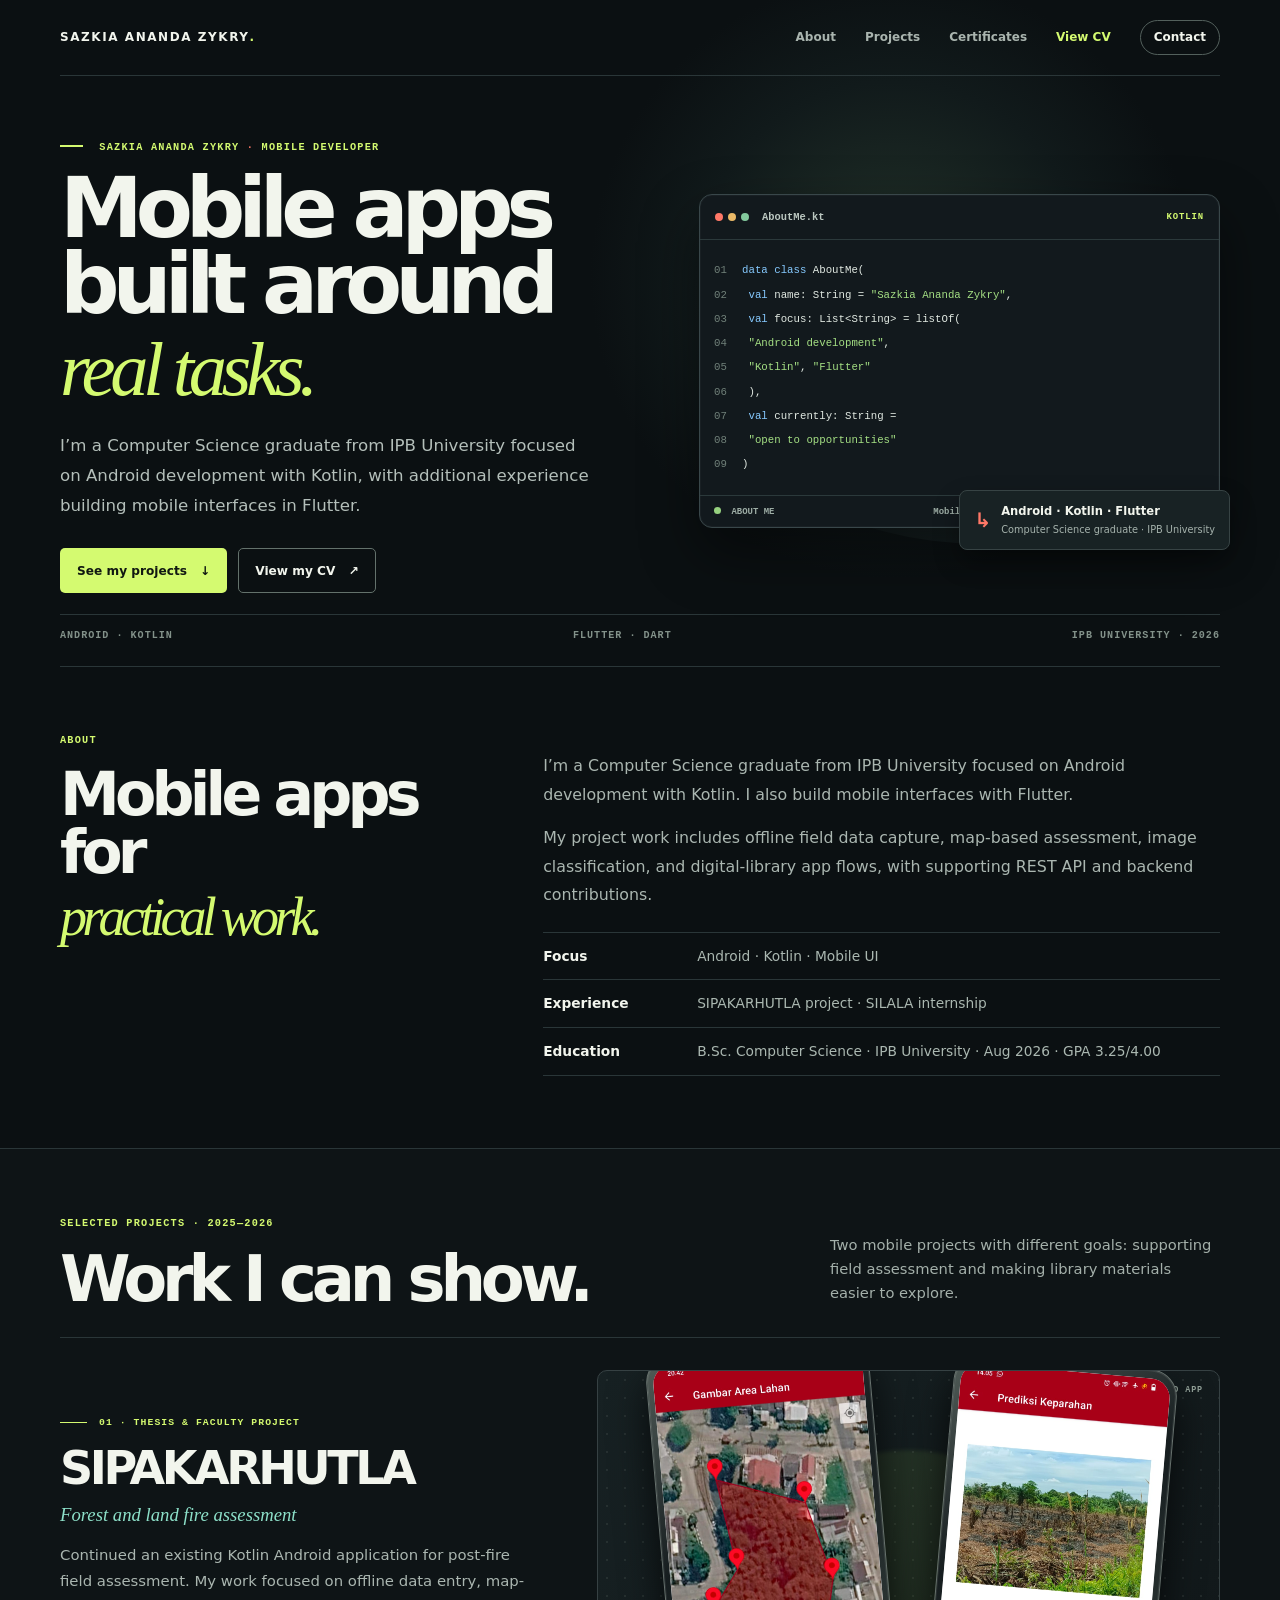
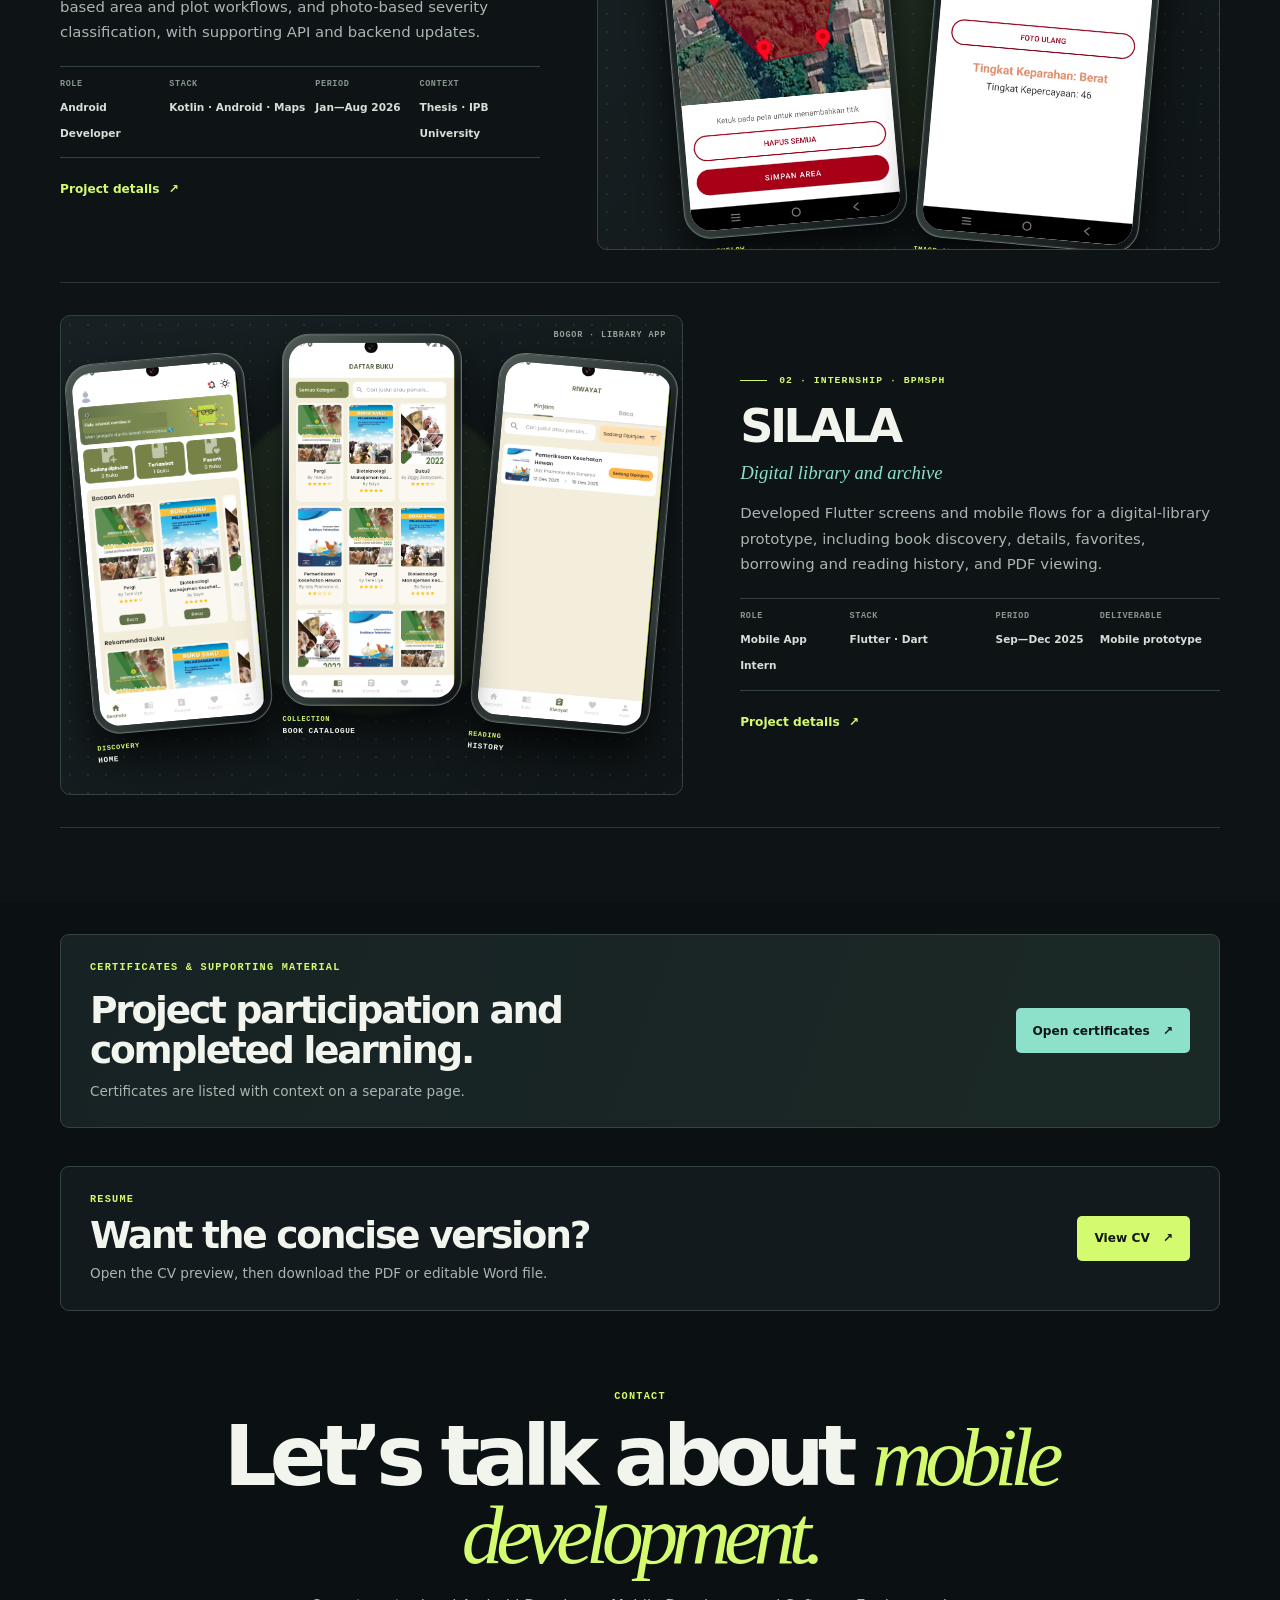
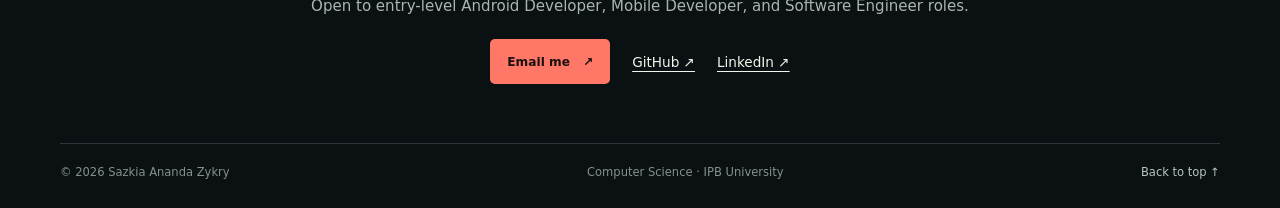
<file: index.html>
<!doctype html>
<html lang="en">
<head>
  <meta charset="utf-8">
  <meta name="viewport" content="width=device-width, initial-scale=1">
  <meta name="description" content="Sazkia Ananda Zykry — Computer Science graduate and mobile developer focused on Android and Flutter.">
  <meta name="theme-color" content="#0b1012">
  <title>Sazkia Ananda Zykry — Mobile Developer</title>
  <link rel="stylesheet" href="style.css">
</head>
<body>
  <a class="skip-link" href="#main">Skip to content</a>
  <header class="site-header wrap">
    <a class="wordmark" href="index.html">SAZKIA ANANDA ZYKRY<b>.</b></a>
    <nav class="site-nav" aria-label="Main navigation">
      <a href="#about">About</a><a href="#work">Projects</a><a href="#certificates">Certificates</a><a class="nav-cv" href="#cv">View CV</a><a class="nav-contact" href="#contact">Contact</a>
    </nav>
  </header>

  <main id="main">
    <section class="hero wrap" aria-labelledby="intro-title">
      <div class="hero-copy">
        <p class="hero-kicker"><span></span> SAZKIA ANANDA ZYKRY <b>·</b> MOBILE DEVELOPER</p>
        <h1 id="intro-title">Mobile apps built around <em>real tasks.</em></h1>
        <p>I’m a Computer Science graduate from IPB University focused on Android development with Kotlin, with additional experience building mobile interfaces in Flutter.</p>
        <div class="hero-actions">
          <a class="button button-lime" href="#work">See my projects <span aria-hidden="true">↓</span></a>
          <a class="button button-outline" href="cv.html">View my CV <span aria-hidden="true">↗</span></a>
        </div>
      </div>
      <div class="code-art" role="img" aria-label="Kotlin-style profile card showing Sazkia's mobile development focus and current availability">
        <div class="code-window">
          <div class="code-topbar"><div class="window-dots"><i></i><i></i><i></i></div><span>AboutMe.kt</span><b>KOTLIN</b></div>
          <div class="code-body" aria-hidden="true">
            <div><span class="line-no">01</span><span class="code-blue">data class</span> AboutMe(</div>
            <div><span class="line-no">02</span>  <span class="code-blue">val</span> name: String = <span class="code-green">&quot;Sazkia Ananda Zykry&quot;</span>,</div>
            <div><span class="line-no">03</span>  <span class="code-blue">val</span> focus: List&lt;String&gt; = listOf(</div>
            <div><span class="line-no">04</span>    <span class="code-green">&quot;Android development&quot;</span>,</div>
            <div><span class="line-no">05</span>    <span class="code-green">&quot;Kotlin&quot;</span>, <span class="code-green">&quot;Flutter&quot;</span></div>
            <div><span class="line-no">06</span>  ),</div>
            <div><span class="line-no">07</span>  <span class="code-blue">val</span> currently: String =</div>
            <div><span class="line-no">08</span>    <span class="code-green">&quot;open to opportunities&quot;</span></div>
            <div><span class="line-no">09</span>)</div>
          </div>
          <div class="code-status"><span><i></i> ABOUT ME</span><span>Mobile Developer</span><span>UTF-8</span></div>
        </div>
        <div class="code-note"><span class="note-mark">↳</span><span><b>Android · Kotlin · Flutter</b><small>Computer Science graduate · IPB University</small></span></div>
      </div>
      <div class="hero-foot"><span>ANDROID · KOTLIN</span><span>FLUTTER · DART</span><span>IPB UNIVERSITY · 2026</span></div>
    </section>

    <section id="about" class="about-section wrap" aria-labelledby="about-title">
      <div class="about-heading">
        <p class="eyebrow">ABOUT</p>
        <h2 id="about-title">Mobile apps for <em>practical work.</em></h2>
      </div>
      <div class="about-copy">
        <p>I’m a Computer Science graduate from IPB University focused on Android development with Kotlin. I also build mobile interfaces with Flutter.</p>
        <p>My project work includes offline field data capture, map-based assessment, image classification, and digital-library app flows, with supporting REST API and backend contributions.</p>
        <div class="about-facts" aria-label="Profile details">
          <div class="about-fact"><strong>Focus</strong><span>Android · Kotlin · Mobile UI</span></div>
          <div class="about-fact"><strong>Experience</strong><span>SIPAKARHUTLA project · SILALA internship</span></div>
          <div class="about-fact"><strong>Education</strong><span>B.Sc. Computer Science · IPB University · Aug 2026 · GPA 3.25/4.00</span></div>
        </div>
      </div>
    </section>

    <section id="work" class="project-section">
      <div class="wrap">
        <div class="section-top">
          <div><p class="eyebrow">SELECTED PROJECTS · 2025—2026</p><h2>Work I can show.</h2></div>
          <p>Two mobile projects with different goals: supporting field assessment and making library materials easier to explore.</p>
        </div>

        <article class="project-block">
          <div class="project-copy">
            <p class="project-index"><span></span> 01 · THESIS &amp; FACULTY PROJECT</p>
            <h3>SIPAKARHUTLA</h3>
            <p class="project-subtitle">Forest and land fire assessment</p>
            <p>Continued an existing Kotlin Android application for post-fire field assessment. My work focused on offline data entry, map-based area and plot workflows, and photo-based severity classification, with supporting API and backend updates.</p>
            <div class="project-meta" aria-label="SIPAKARHUTLA project details">
              <div><span>ROLE</span><strong>Android Developer</strong></div><div><span>STACK</span><strong>Kotlin · Android · Maps</strong></div><div><span>PERIOD</span><strong>Jan—Aug 2026</strong></div><div><span>CONTEXT</span><strong>Thesis · IPB University</strong></div>
            </div>
            <a class="project-more" href="projects/sipakarhutla.html">Project details <span aria-hidden="true">↗</span></a>
          </div>
          <div class="project-preview red-preview" aria-label="SIPAKARHUTLA app screenshots">
            <figure class="device-card device-raw"><div class="device-shell"><div class="device-screen"><img src="assets/projects/sipakarhutla-polygon.jpg" alt="Mapped land area outlined with a polygon"></div></div><figcaption><span>MAP WORKFLOW</span><b>AREA MAPPING</b></figcaption></figure>
            <figure class="device-card device-raw"><div class="device-shell"><div class="device-screen"><img src="assets/projects/sipakarhutla-severity.jpg" alt="Photo-based severity classification screen"></div></div><figcaption><span>IMAGE CLASSIFICATION</span><b>SEVERITY ASSESSMENT</b></figcaption></figure>
          </div>
        </article>

        <article class="project-block reverse silala-project-block">
          <div class="project-copy">
            <p class="project-index"><span></span> 02 · INTERNSHIP · BPMSPH</p>
            <h3>SILALA</h3>
            <p class="project-subtitle">Digital library and archive</p>
            <p>Developed Flutter screens and mobile flows for a digital-library prototype, including book discovery, details, favorites, borrowing and reading history, and PDF viewing.</p>
            <div class="project-meta" aria-label="SILALA project details">
              <div><span>ROLE</span><strong>Mobile App Intern</strong></div><div><span>STACK</span><strong>Flutter · Dart</strong></div><div><span>PERIOD</span><strong>Sep—Dec 2025</strong></div><div><span>DELIVERABLE</span><strong>Mobile prototype</strong></div>
            </div>
            <a class="project-more" href="projects/silala.html">Project details <span aria-hidden="true">↗</span></a>
          </div>
          <div class="project-preview green-preview silala-preview" aria-label="SILALA app screenshots">
            <figure class="device-card"><div class="device-shell"><div class="device-screen"><img src="assets/projects/silala-home-screen.png" alt="SILALA home screen with reading activity and recommendations"></div></div><figcaption><span>DISCOVERY</span><b>HOME</b></figcaption></figure>
            <figure class="device-card"><div class="device-shell"><div class="device-screen"><img src="assets/projects/silala-catalog-screen.png" alt="SILALA book catalogue with search and category filters"></div></div><figcaption><span>COLLECTION</span><b>BOOK CATALOGUE</b></figcaption></figure>
            <figure class="device-card"><div class="device-shell"><div class="device-screen"><img src="assets/projects/silala-history-screen.png" alt="SILALA borrowing and reading history"></div></div><figcaption><span>READING</span><b>HISTORY</b></figcaption></figure>
          </div>
        </article>
      </div>
    </section>

    <section id="certificates" class="certificates-section wrap" aria-labelledby="certificates-title">
      <div class="certificate-callout">
        <div><p class="eyebrow">CERTIFICATES &amp; SUPPORTING MATERIAL</p><h2 id="certificates-title">Project participation and completed learning.</h2><p>Certificates are listed with context on a separate page.</p></div>
        <a class="button button-olive" href="credentials.html">Open certificates <span aria-hidden="true">↗</span></a>
      </div>
    </section>

    <section id="cv" class="cv-callout wrap" aria-labelledby="cv-title">
      <div><p class="eyebrow">RESUME</p><h2 id="cv-title">Want the concise version?</h2><p>Open the CV preview, then download the PDF or editable Word file.</p></div>
      <a class="button button-lime" href="cv.html">View CV <span aria-hidden="true">↗</span></a>
    </section>

    <section id="contact" class="contact-section wrap">
      <p class="eyebrow">CONTACT</p>
      <h2>Let’s talk about <span>mobile development.</span></h2>
      <p>Open to entry-level Android Developer, Mobile Developer, and Software Engineer roles.</p>
      <div class="contact-links" aria-label="Contact links">
        <a class="button button-red" href="mailto:sazkiaanandazykry@gmail.com">Email me <span aria-hidden="true">↗</span></a>
        <a href="https://github.com/sazkiaananda" target="_blank" rel="noopener noreferrer">GitHub ↗</a>
        <a href="https://www.linkedin.com/in/sazkiaandazykry" target="_blank" rel="noopener noreferrer">LinkedIn ↗</a>
      </div>
    </section>
  </main>
  <footer class="site-footer wrap"><span>© 2026 Sazkia Ananda Zykry</span><span>Computer Science · IPB University</span><a href="#main">Back to top ↑</a></footer>
</body>
</html>
</file>
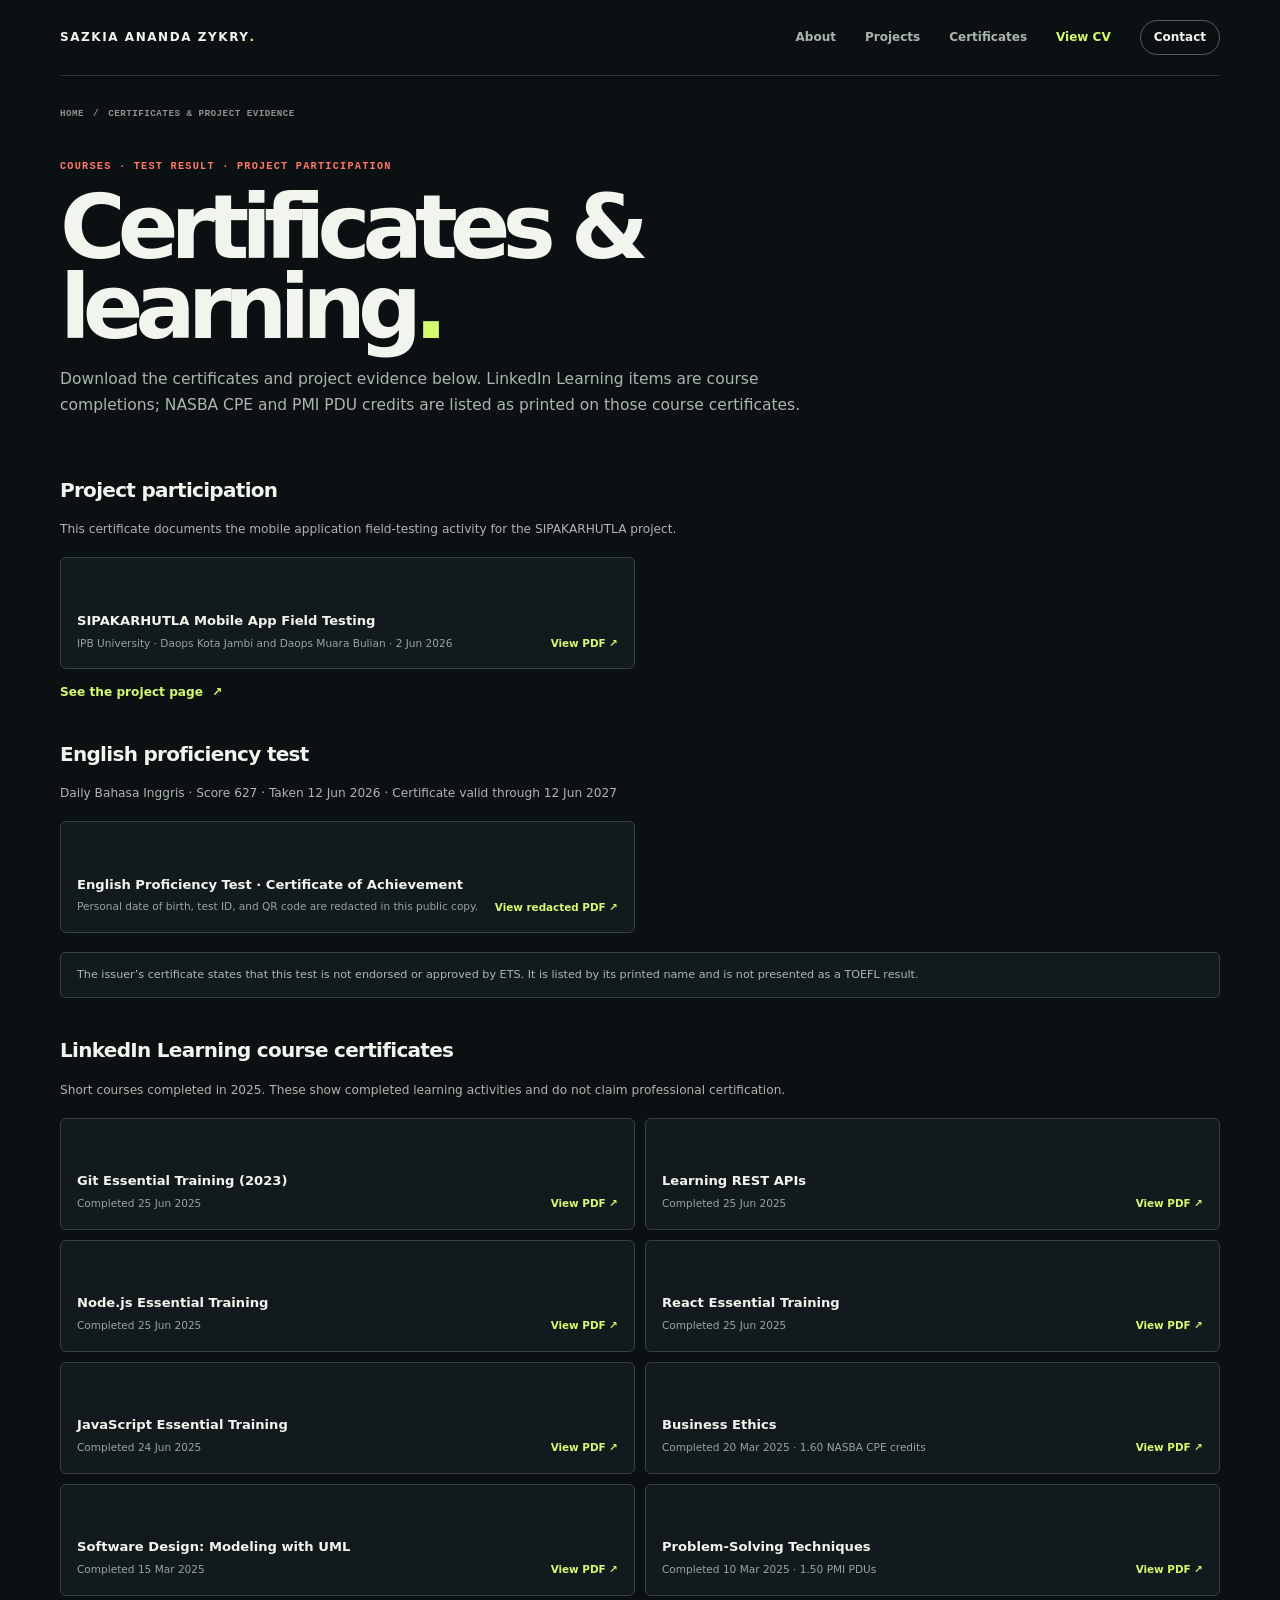
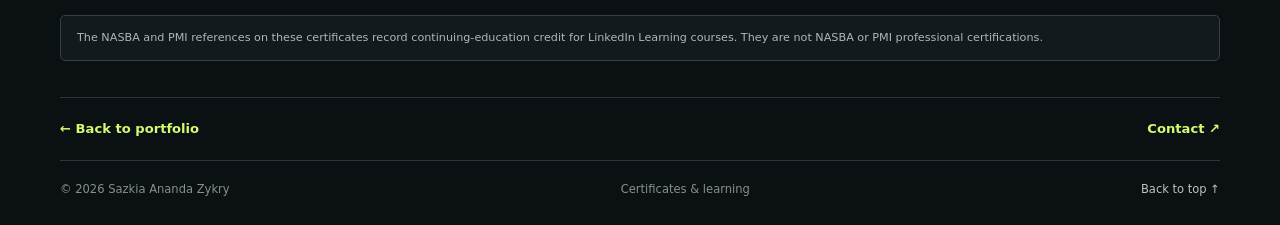
<file: credentials.html>
<!doctype html>
<html lang="en">
<head>
  <meta charset="utf-8">
  <meta name="viewport" content="width=device-width, initial-scale=1">
  <meta name="description" content="Certificates and project participation records for Sazkia Ananda Zykry.">
  <meta name="theme-color" content="#0c1013">
  <title>Certificates — Sazkia Ananda Zykry</title>
  <link rel="stylesheet" href="style.css">
</head>
<body>
  <a class="skip-link" href="#main">Skip to content</a>
  <header class="site-header wrap">
    <a class="wordmark" href="index.html">SAZKIA ANANDA ZYKRY<b>.</b></a>
    <nav class="site-nav" aria-label="Main navigation"><a href="index.html#about">About</a><a href="index.html#work">Projects</a><a href="index.html#certificates" aria-current="page">Certificates</a><a class="nav-cv" href="index.html#cv">View CV</a><a class="nav-contact" href="index.html#contact">Contact</a></nav>
  </header>
  <main id="main" class="wrap">
    <div class="subpage-header"><div class="breadcrumbs"><a href="index.html">HOME</a><span>/</span><span>CERTIFICATES &amp; PROJECT EVIDENCE</span></div></div>
    <section class="case-heading">
      <p class="eyebrow">COURSES · TEST RESULT · PROJECT PARTICIPATION</p>
      <h1>Certificates &amp;<br>learning<span>.</span></h1>
      <p class="credentials-intro">Download the certificates and project evidence below. LinkedIn Learning items are course completions; NASBA CPE and PMI PDU credits are listed as printed on those course certificates.</p>
    </section>

    <section class="credential-section" aria-labelledby="project-proof">
      <h2 id="project-proof">Project participation</h2>
      <p>This certificate documents the mobile application field-testing activity for the SIPAKARHUTLA project.</p>
      <div class="credential-list">
        <article class="credential-item"><div><h3>SIPAKARHUTLA Mobile App Field Testing</h3><p>IPB University · Daops Kota Jambi and Daops Muara Bulian · 2 Jun 2026</p></div><a href="assets/certificates/sipakarhutla-field-testing-ipb-jun-2026.pdf" target="_blank" rel="noopener">View PDF ↗</a></article>
      </div>
      <p><a class="project-more" href="projects/sipakarhutla.html">See the project page <span aria-hidden="true">↗</span></a></p>
    </section>

    <section class="credential-section" aria-labelledby="english-test">
      <h2 id="english-test">English proficiency test</h2>
      <p>Daily Bahasa Inggris · Score 627 · Taken 12 Jun 2026 · Certificate valid through 12 Jun 2027</p>
      <div class="credential-list">
        <article class="credential-item"><div><h3>English Proficiency Test · Certificate of Achievement</h3><p>Personal date of birth, test ID, and QR code are redacted in this public copy.</p></div><a href="assets/certificates/english-proficiency-test-redacted.pdf" target="_blank" rel="noopener">View redacted PDF ↗</a></article>
      </div>
      <div class="privacy-note">The issuer’s certificate states that this test is not endorsed or approved by ETS. It is listed by its printed name and is not presented as a TOEFL result.</div>
    </section>

    <section class="credential-section" aria-labelledby="linkedin-courses">
      <h2 id="linkedin-courses">LinkedIn Learning course certificates</h2>
      <p>Short courses completed in 2025. These show completed learning activities and do not claim professional certification.</p>
      <div class="credential-list">
        <article class="credential-item"><div><h3>Git Essential Training (2023)</h3><p>Completed 25 Jun 2025</p></div><a href="assets/certificates/linkedin-learning-git-essential-training.pdf" target="_blank" rel="noopener">View PDF ↗</a></article>
        <article class="credential-item"><div><h3>Learning REST APIs</h3><p>Completed 25 Jun 2025</p></div><a href="assets/certificates/linkedin-learning-learning-rest-apis.pdf" target="_blank" rel="noopener">View PDF ↗</a></article>
        <article class="credential-item"><div><h3>Node.js Essential Training</h3><p>Completed 25 Jun 2025</p></div><a href="assets/certificates/linkedin-learning-nodejs-essential-training.pdf" target="_blank" rel="noopener">View PDF ↗</a></article>
        <article class="credential-item"><div><h3>React Essential Training</h3><p>Completed 25 Jun 2025</p></div><a href="assets/certificates/linkedin-learning-react-essential-training.pdf" target="_blank" rel="noopener">View PDF ↗</a></article>
        <article class="credential-item"><div><h3>JavaScript Essential Training</h3><p>Completed 24 Jun 2025</p></div><a href="assets/certificates/linkedin-learning-javascript-essential-training.pdf" target="_blank" rel="noopener">View PDF ↗</a></article>
        <article class="credential-item"><div><h3>Business Ethics</h3><p>Completed 20 Mar 2025 · 1.60 NASBA CPE credits</p></div><a href="assets/certificates/linkedin-learning-business-ethics.pdf" target="_blank" rel="noopener">View PDF ↗</a></article>
        <article class="credential-item"><div><h3>Software Design: Modeling with UML</h3><p>Completed 15 Mar 2025</p></div><a href="assets/certificates/linkedin-learning-software-design-uml.pdf" target="_blank" rel="noopener">View PDF ↗</a></article>
        <article class="credential-item"><div><h3>Problem-Solving Techniques</h3><p>Completed 10 Mar 2025 · 1.50 PMI PDUs</p></div><a href="assets/certificates/linkedin-learning-problem-solving.pdf" target="_blank" rel="noopener">View PDF ↗</a></article>
      </div>
      <div class="privacy-note">The NASBA and PMI references on these certificates record continuing-education credit for LinkedIn Learning courses. They are not NASBA or PMI professional certifications.</div>
    </section>

    <nav class="case-nav" aria-label="Page navigation"><a href="index.html">← Back to portfolio</a><a href="index.html#contact">Contact ↗</a></nav>
  </main>
  <footer class="site-footer wrap"><span>© 2026 Sazkia Ananda Zykry</span><span>Certificates &amp; learning</span><a href="#main">Back to top ↑</a></footer>
</body>
</html>
</file>
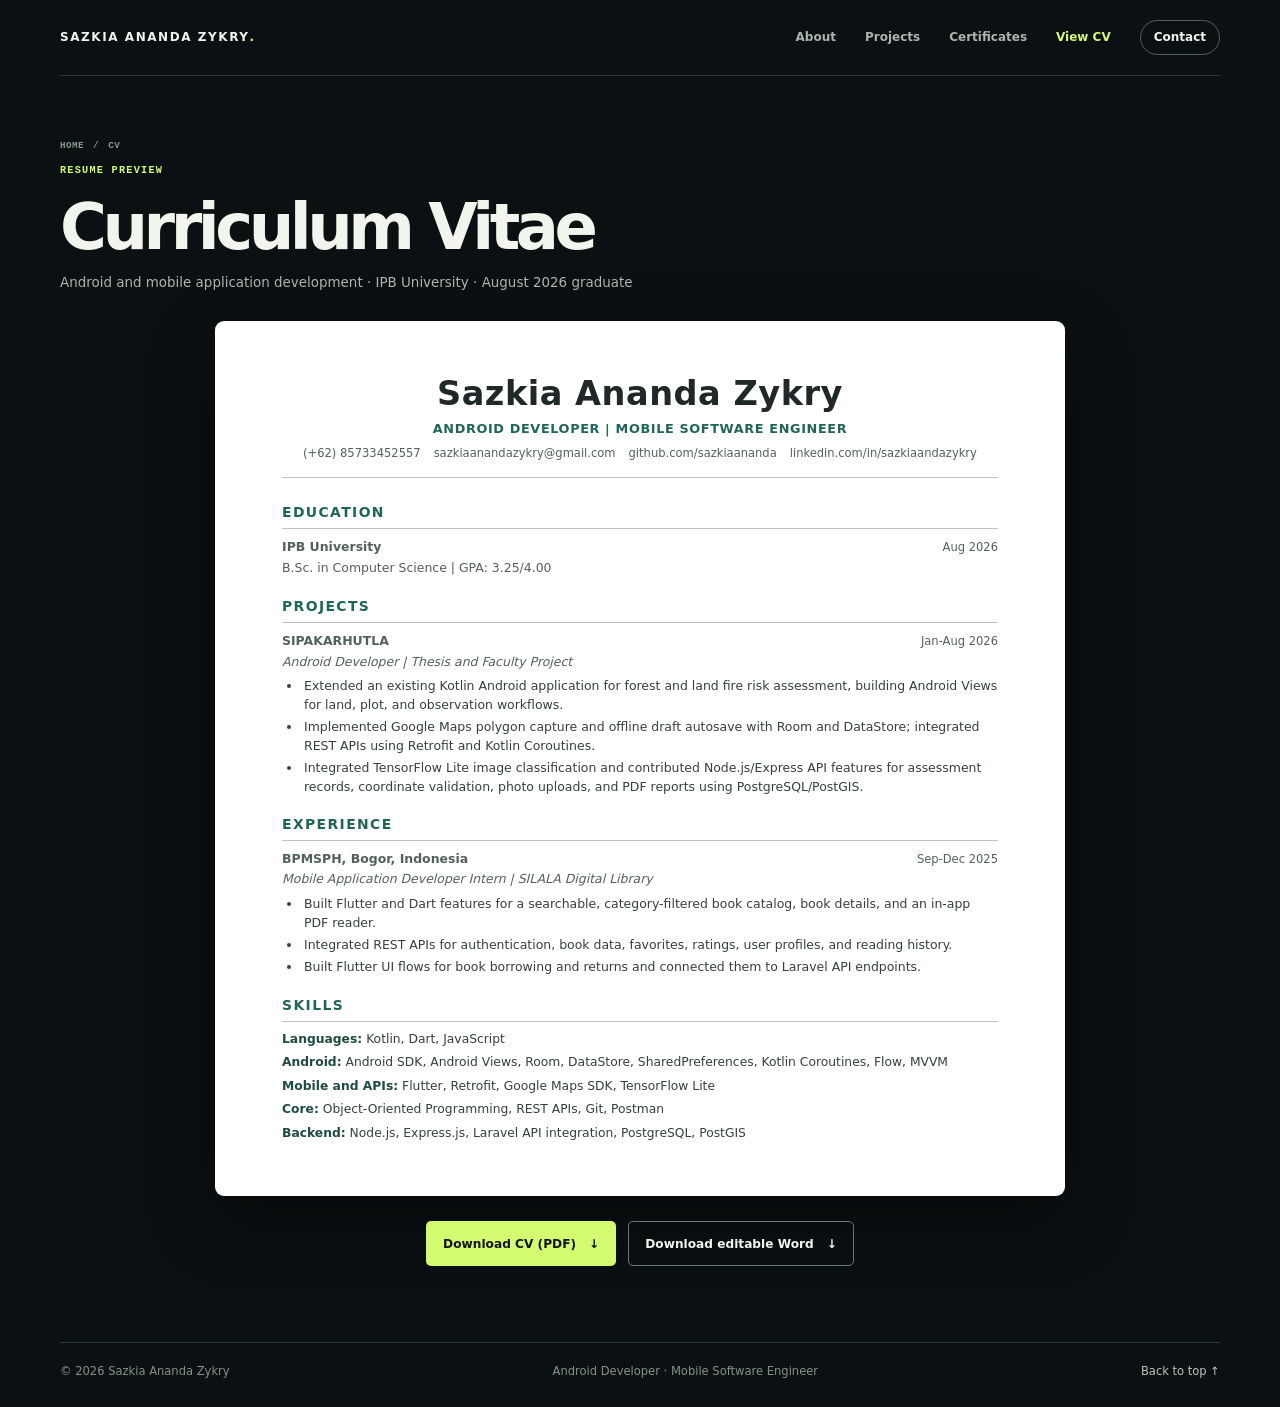
<file: cv.html>
<!doctype html>
<html lang="en">
<head>
  <meta charset="utf-8">
  <meta name="viewport" content="width=device-width, initial-scale=1">
  <meta name="description" content="Resume preview and downloadable CV for Sazkia Ananda Zykry, Android and mobile developer.">
  <meta name="theme-color" content="#0c1013">
  <title>CV — Sazkia Ananda Zykry</title>
  <link rel="stylesheet" href="style.css">
</head>
<body>
  <a class="skip-link" href="#main">Skip to content</a>
  <header class="site-header wrap">
    <a class="wordmark" href="index.html">SAZKIA ANANDA ZYKRY<b>.</b></a>
    <nav class="site-nav" aria-label="Main navigation">
      <a href="index.html#about">About</a>
      <a href="index.html#work">Projects</a>
      <a href="index.html#certificates">Certificates</a>
      <a class="nav-cv" href="cv.html" aria-current="page">View CV</a>
      <a class="nav-contact" href="index.html#contact">Contact</a>
    </nav>
  </header>

  <main id="main" class="wrap cv-page">
    <div class="subpage-header">
      <div class="breadcrumbs"><a href="index.html">HOME</a><span>/</span><span>CV</span></div>
    </div>
    <section class="cv-page-heading">
      <p class="eyebrow">RESUME PREVIEW</p>
      <h1>Curriculum Vitae</h1>
      <p>Android and mobile application development · IPB University · August 2026 graduate</p>
    </section>

    <article class="resume-sheet" aria-label="CV content">
      <header class="resume-sheet-header">
        <h2>Sazkia Ananda Zykry</h2>
        <p>ANDROID DEVELOPER | MOBILE SOFTWARE ENGINEER</p>
        <div class="resume-contact-links">
          <a href="tel:+6285733452557">(+62) 85733452557</a>
          <a href="mailto:sazkiaanandazykry@gmail.com">sazkiaanandazykry@gmail.com</a>
          <a href="https://github.com/sazkiaananda" target="_blank" rel="noopener noreferrer">github.com/sazkiaananda</a>
          <a href="https://www.linkedin.com/in/sazkiaandazykry" target="_blank" rel="noopener noreferrer">linkedin.com/in/sazkiaandazykry</a>
        </div>
      </header>

      <section class="resume-section" aria-labelledby="cv-education">
        <h3 id="cv-education">EDUCATION</h3>
        <div class="resume-entry">
          <p class="resume-entry-title"><strong>IPB University</strong> <span>Aug 2026</span></p>
          <p>B.Sc. in Computer Science | GPA: 3.25/4.00</p>
        </div>
      </section>

      <section class="resume-section" aria-labelledby="cv-projects">
        <h3 id="cv-projects">PROJECTS</h3>
        <div class="resume-entry">
          <p class="resume-entry-title"><strong>SIPAKARHUTLA</strong> <span>Jan-Aug 2026</span></p>
          <p class="resume-entry-subtitle">Android Developer | Thesis and Faculty Project</p>
          <ul>
            <li>Extended an existing Kotlin Android application for forest and land fire risk assessment, building Android Views for land, plot, and observation workflows.</li>
            <li>Implemented Google Maps polygon capture and offline draft autosave with Room and DataStore; integrated REST APIs using Retrofit and Kotlin Coroutines.</li>
            <li>Integrated TensorFlow Lite image classification and contributed Node.js/Express API features for assessment records, coordinate validation, photo uploads, and PDF reports using PostgreSQL/PostGIS.</li>
          </ul>
        </div>
      </section>

      <section class="resume-section" aria-labelledby="cv-experience">
        <h3 id="cv-experience">EXPERIENCE</h3>
        <div class="resume-entry">
          <p class="resume-entry-title"><strong>BPMSPH, Bogor, Indonesia</strong> <span>Sep-Dec 2025</span></p>
          <p class="resume-entry-subtitle">Mobile Application Developer Intern | SILALA Digital Library</p>
          <ul>
            <li>Built Flutter and Dart features for a searchable, category-filtered book catalog, book details, and an in-app PDF reader.</li>
            <li>Integrated REST APIs for authentication, book data, favorites, ratings, user profiles, and reading history.</li>
            <li>Built Flutter UI flows for book borrowing and returns and connected them to Laravel API endpoints.</li>
          </ul>
        </div>
      </section>

      <section class="resume-section" aria-labelledby="cv-skills">
        <h3 id="cv-skills">SKILLS</h3>
        <ul class="resume-skills">
          <li><strong>Languages:</strong> Kotlin, Dart, JavaScript</li>
          <li><strong>Android:</strong> Android SDK, Android Views, Room, DataStore, SharedPreferences, Kotlin Coroutines, Flow, MVVM</li>
          <li><strong>Mobile and APIs:</strong> Flutter, Retrofit, Google Maps SDK, TensorFlow Lite</li>
          <li><strong>Core:</strong> Object-Oriented Programming, REST APIs, Git, Postman</li>
          <li><strong>Backend:</strong> Node.js, Express.js, Laravel API integration, PostgreSQL, PostGIS</li>
        </ul>
      </section>
    </article>

    <div class="cv-downloads" aria-label="Download CV files">
      <a class="button button-lime" href="assets/cv/Sazkia_Ananda_Zykry_CV.pdf" download>Download CV (PDF) <span aria-hidden="true">↓</span></a>
      <a class="button button-outline" href="assets/cv/Sazkia_Ananda_Zykry_CV.docx" download>Download editable Word <span aria-hidden="true">↓</span></a>
    </div>
  </main>
  <footer class="site-footer wrap"><span>© 2026 Sazkia Ananda Zykry</span><span>Android Developer · Mobile Software Engineer</span><a href="#main">Back to top ↑</a></footer>
</body>
</html>
</file>
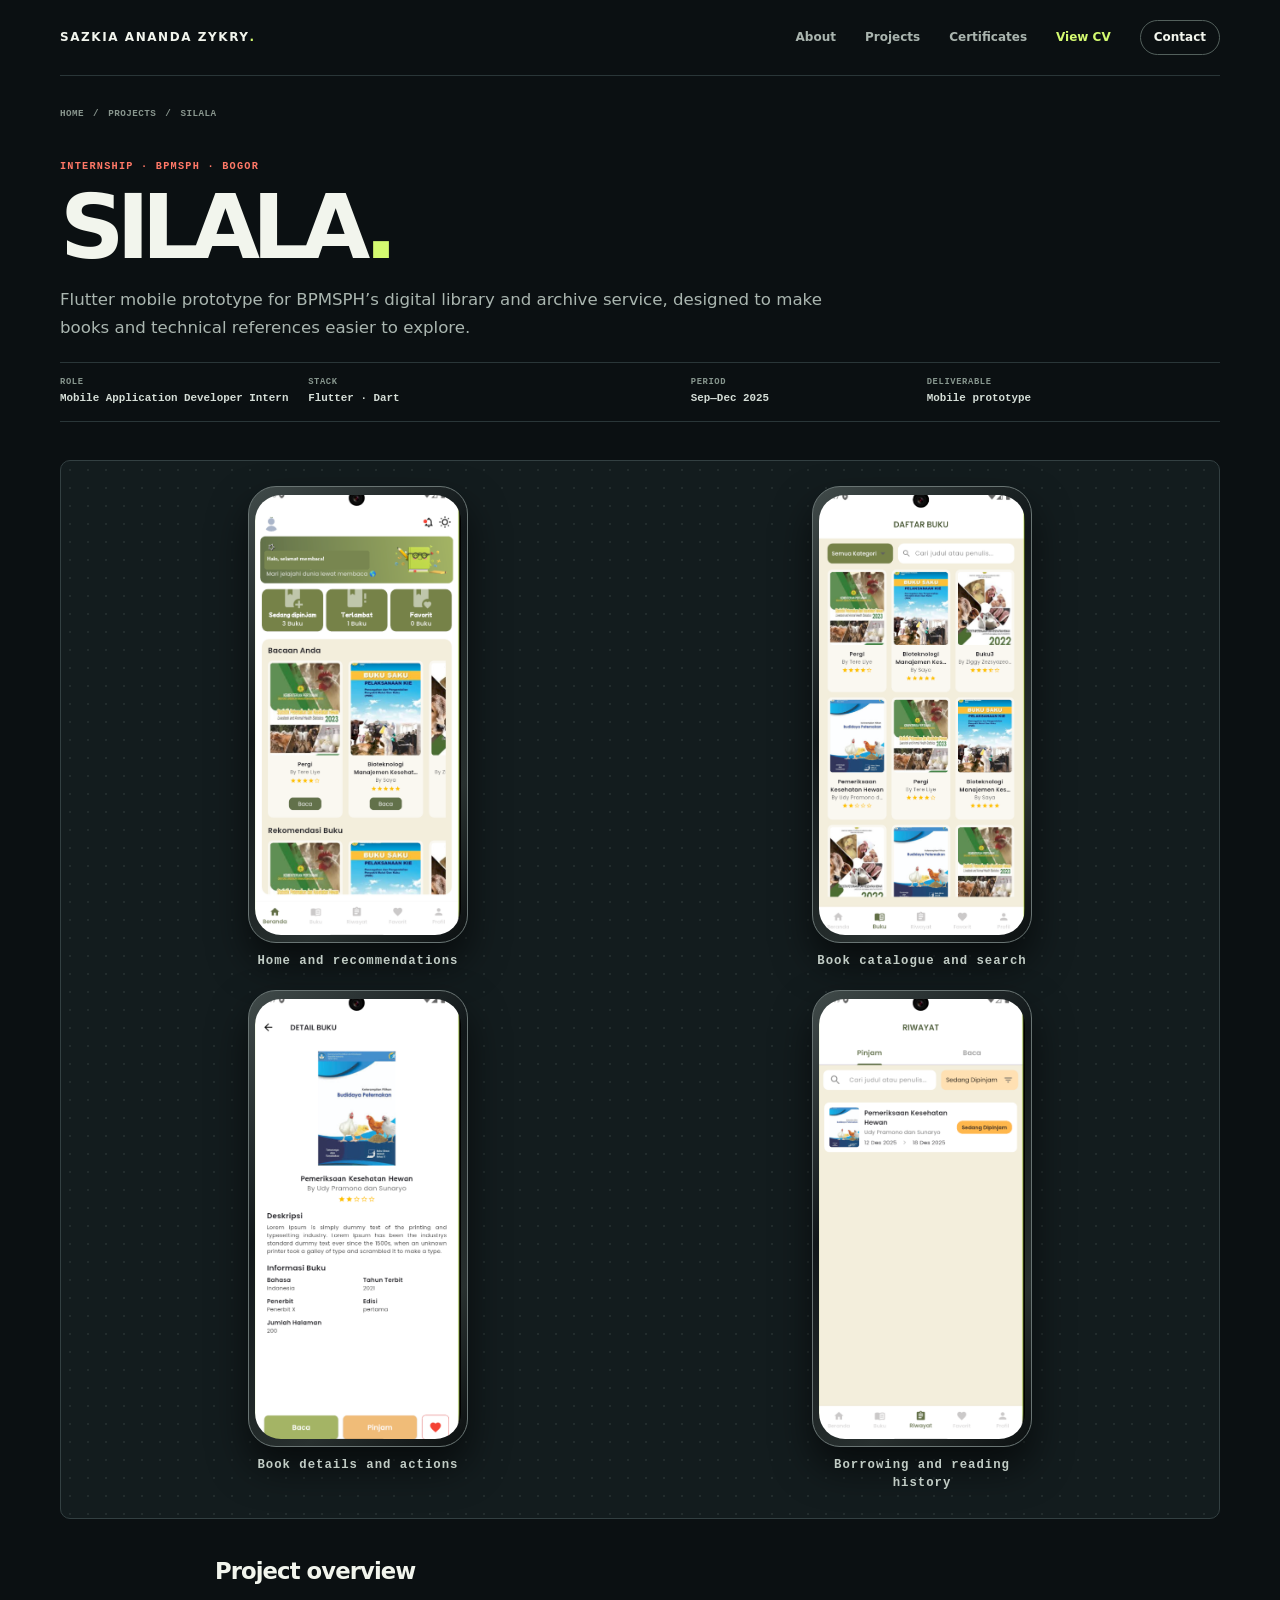
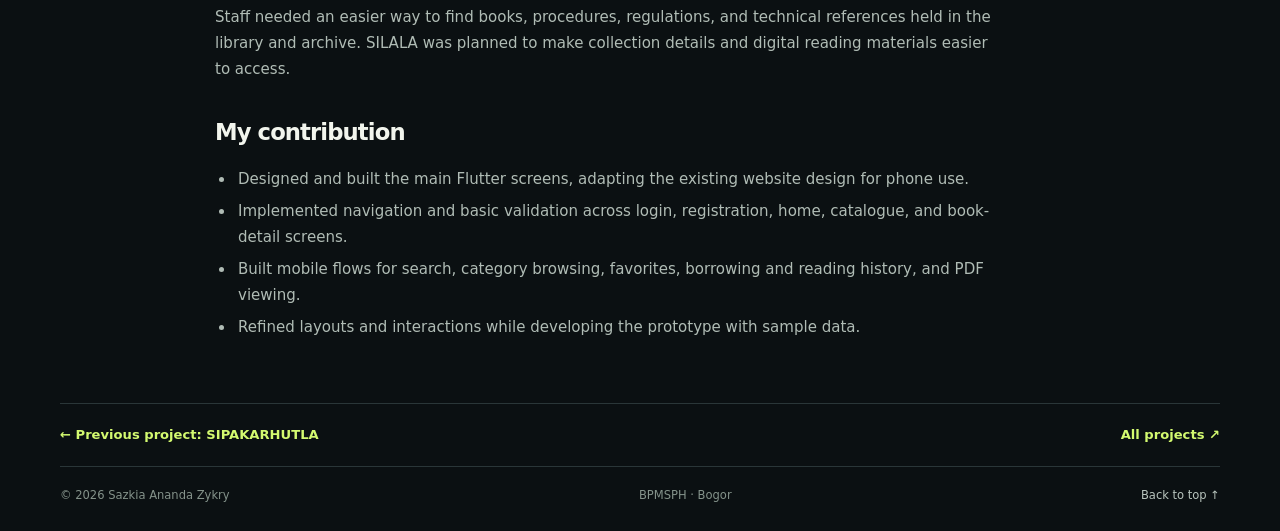
<file: projects/silala.html>
<!doctype html>
<html lang="en">
<head>
  <meta charset="utf-8">
  <meta name="viewport" content="width=device-width, initial-scale=1">
  <meta name="description" content="Sazkia's Flutter mobile prototype for SILALA, the BPMSPH digital library and archive app.">
  <meta name="theme-color" content="#0c1013">
  <title>SILALA — Sazkia Ananda Zykry</title>
  <link rel="stylesheet" href="../style.css">
</head>
<body>
  <a class="skip-link" href="#main">Skip to content</a>
  <header class="site-header wrap">
    <a class="wordmark" href="../index.html">SAZKIA ANANDA ZYKRY<b>.</b></a>
    <nav class="site-nav" aria-label="Main navigation"><a href="../index.html#about">About</a><a href="../index.html#work">Projects</a><a href="../index.html#certificates">Certificates</a><a class="nav-cv" href="../index.html#cv">View CV</a><a class="nav-contact" href="../index.html#contact">Contact</a></nav>
  </header>
  <main id="main" class="wrap">
    <div class="subpage-header"><div class="breadcrumbs"><a href="../index.html">HOME</a><span>/</span><a href="../index.html#work">PROJECTS</a><span>/</span><span>SILALA</span></div></div>
    <section class="case-heading">
      <p class="eyebrow">INTERNSHIP · BPMSPH · BOGOR</p>
      <h1>SILALA<span>.</span></h1>
      <p class="case-lead">Flutter mobile prototype for BPMSPH’s digital library and archive service, designed to make books and technical references easier to explore.</p>
      <div class="case-meta" aria-label="Project details">
        <div><span>ROLE</span><strong>Mobile Application Developer Intern</strong></div>
        <div><span>STACK</span><strong>Flutter · Dart</strong></div>
        <div><span>PERIOD</span><strong>Sep—Dec 2025</strong></div>
        <div><span>DELIVERABLE</span><strong>Mobile prototype</strong></div>
      </div>
    </section>

    <section class="case-gallery single" aria-label="Selected SILALA app screens">
      <figure class="device-card"><div class="device-shell"><div class="device-screen"><img src="../assets/projects/silala-home-screen.png" alt="SILALA home screen showing reading activity and book recommendations"></div></div><figcaption>Home and recommendations</figcaption></figure>
      <figure class="device-card"><div class="device-shell"><div class="device-screen"><img src="../assets/projects/silala-catalog-screen.png" alt="SILALA book catalogue with search and category filters"></div></div><figcaption>Book catalogue and search</figcaption></figure>
      <figure class="device-card"><div class="device-shell"><div class="device-screen"><img src="../assets/projects/silala-book-details-screen.png" alt="SILALA book details with reading and borrowing actions"></div></div><figcaption>Book details and actions</figcaption></figure>
      <figure class="device-card"><div class="device-shell"><div class="device-screen"><img src="../assets/projects/silala-history-screen.png" alt="SILALA borrowing and reading history screen"></div></div><figcaption>Borrowing and reading history</figcaption></figure>
    </section>

    <section class="case-body">
      <article class="case-main">
        <h2>Project overview</h2>
        <p>Staff needed an easier way to find books, procedures, regulations, and technical references held in the library and archive. SILALA was planned to make collection details and digital reading materials easier to access.</p>

        <h2>My contribution</h2>
        <ul>
          <li>Designed and built the main Flutter screens, adapting the existing website design for phone use.</li>
          <li>Implemented navigation and basic validation across login, registration, home, catalogue, and book-detail screens.</li>
          <li>Built mobile flows for search, category browsing, favorites, borrowing and reading history, and PDF viewing.</li>
          <li>Refined layouts and interactions while developing the prototype with sample data.</li>
        </ul>
      </article>
    </section>
    <nav class="case-nav" aria-label="Project navigation"><a href="sipakarhutla.html">← Previous project: SIPAKARHUTLA</a><a href="../index.html#work">All projects ↗</a></nav>
  </main>
  <footer class="site-footer wrap"><span>© 2026 Sazkia Ananda Zykry</span><span>BPMSPH · Bogor</span><a href="#main">Back to top ↑</a></footer>
</body>
</html>
</file>
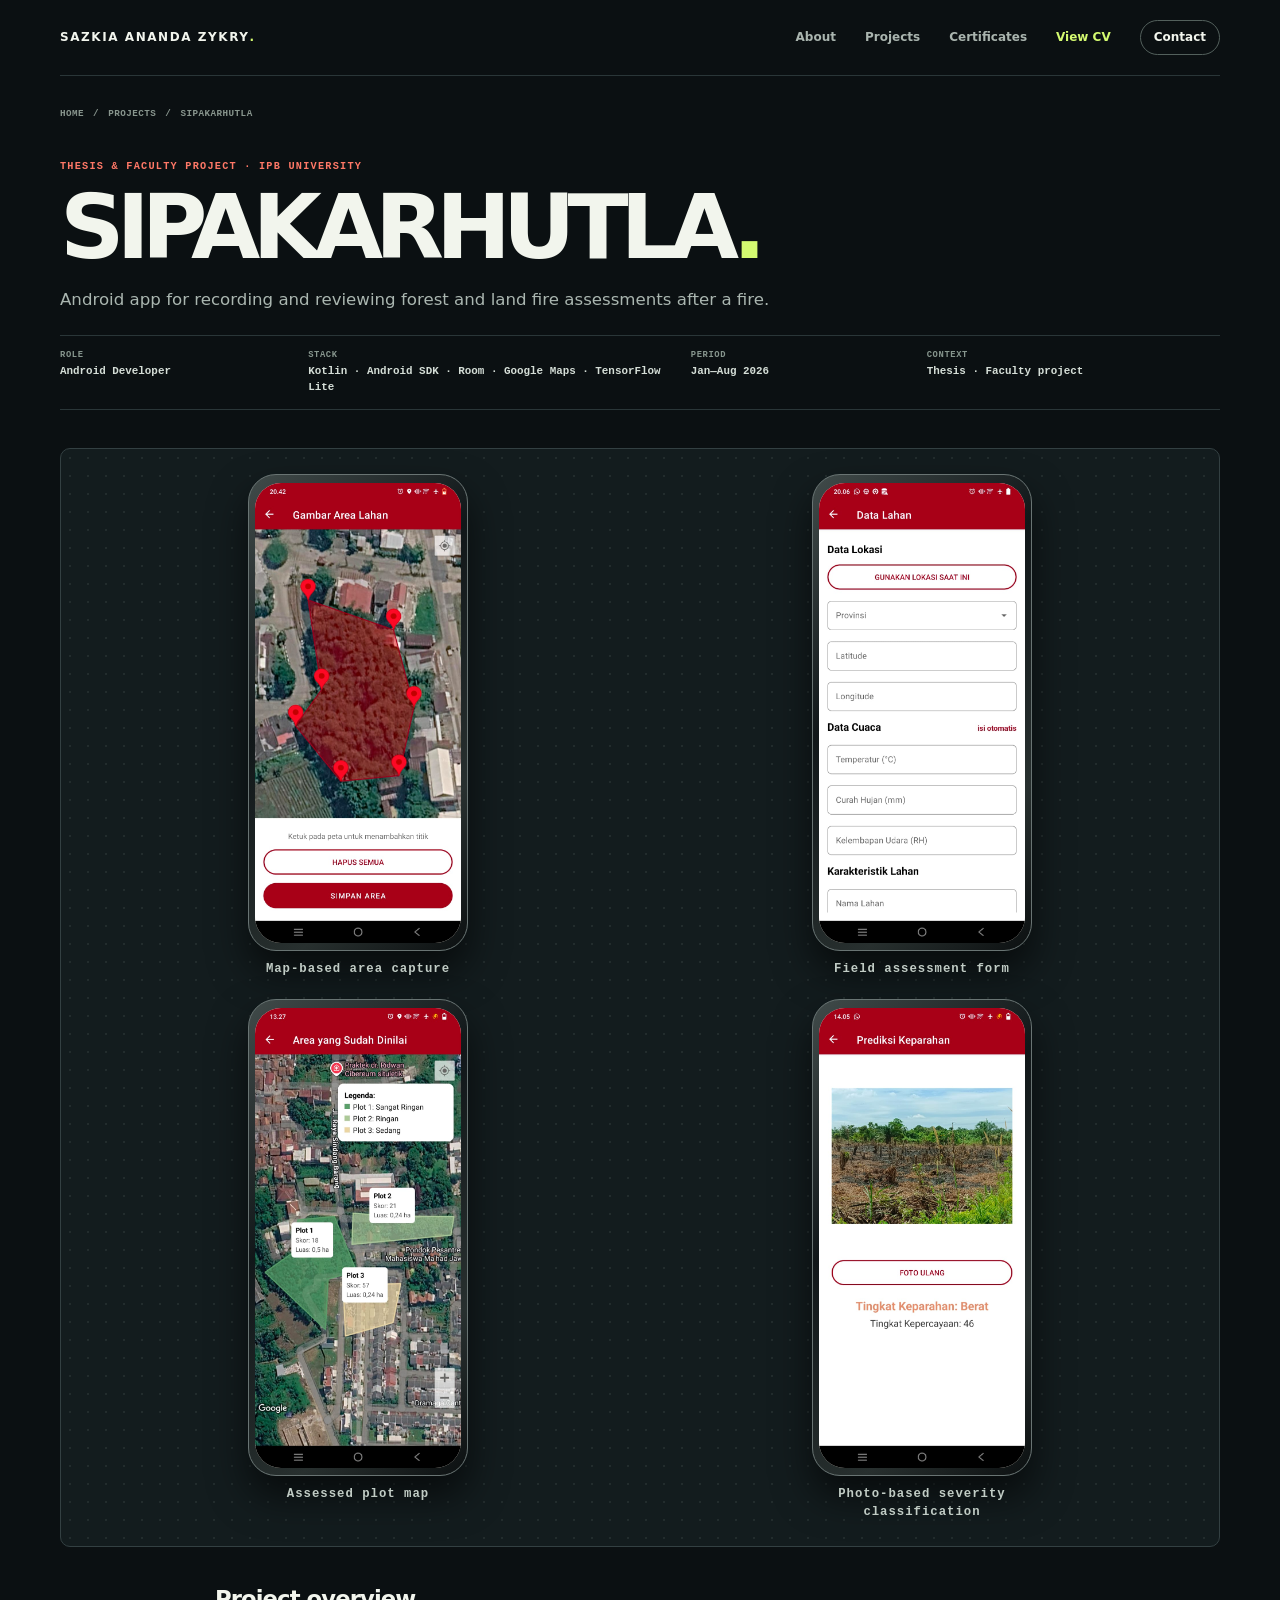
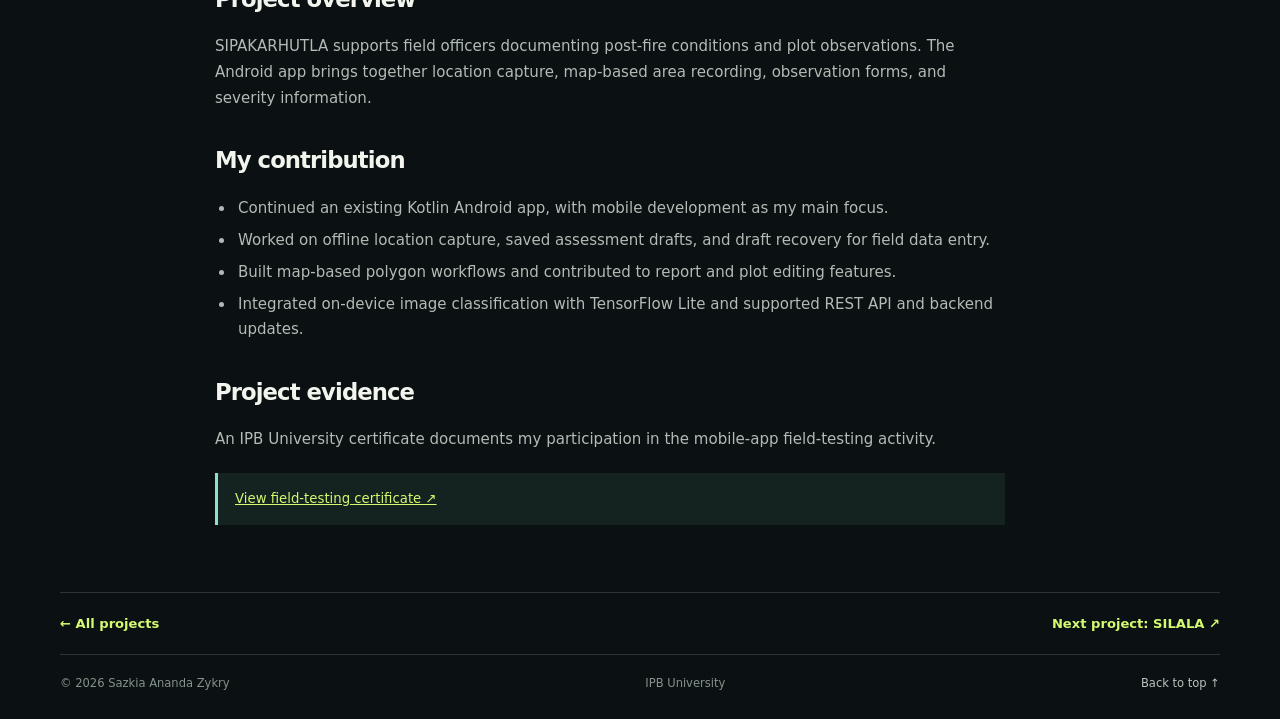
<file: projects/sipakarhutla.html>
<!doctype html>
<html lang="en">
<head>
  <meta charset="utf-8">
  <meta name="viewport" content="width=device-width, initial-scale=1">
  <meta name="description" content="Sazkia's Android development work on SIPAKARHUTLA, a mobile app for post-fire field assessment.">
  <meta name="theme-color" content="#0c1013">
  <title>SIPAKARHUTLA — Sazkia Ananda Zykry</title>
  <link rel="stylesheet" href="../style.css">
</head>
<body>
  <a class="skip-link" href="#main">Skip to content</a>
  <header class="site-header wrap">
    <a class="wordmark" href="../index.html">SAZKIA ANANDA ZYKRY<b>.</b></a>
    <nav class="site-nav" aria-label="Main navigation"><a href="../index.html#about">About</a><a href="../index.html#work">Projects</a><a href="../index.html#certificates">Certificates</a><a class="nav-cv" href="../index.html#cv">View CV</a><a class="nav-contact" href="../index.html#contact">Contact</a></nav>
  </header>
  <main id="main" class="wrap">
    <div class="subpage-header"><div class="breadcrumbs"><a href="../index.html">HOME</a><span>/</span><a href="../index.html#work">PROJECTS</a><span>/</span><span>SIPAKARHUTLA</span></div></div>
    <section class="case-heading">
      <p class="eyebrow">THESIS &amp; FACULTY PROJECT · IPB UNIVERSITY</p>
      <h1>SIPAKARHUTLA<span>.</span></h1>
      <p class="case-lead">Android app for recording and reviewing forest and land fire assessments after a fire.</p>
      <div class="case-meta" aria-label="Project details">
        <div><span>ROLE</span><strong>Android Developer</strong></div>
        <div><span>STACK</span><strong>Kotlin · Android SDK · Room · Google Maps · TensorFlow Lite</strong></div>
        <div><span>PERIOD</span><strong>Jan—Aug 2026</strong></div>
        <div><span>CONTEXT</span><strong>Thesis · Faculty project</strong></div>
      </div>
    </section>

    <section class="case-gallery" aria-label="Selected SIPAKARHUTLA app screens">
      <figure class="device-card device-raw"><div class="device-shell"><div class="device-screen"><img src="../assets/projects/sipakarhutla-polygon.jpg" alt="SIPAKARHUTLA screen for drawing a mapped area polygon"></div></div><figcaption>Map-based area capture</figcaption></figure>
      <figure class="device-card device-raw"><div class="device-shell"><div class="device-screen"><img src="../assets/projects/sipakarhutla-assessment-form.jpg" alt="SIPAKARHUTLA assessment form for field data entry"></div></div><figcaption>Field assessment form</figcaption></figure>
      <figure class="device-card device-raw"><div class="device-shell"><div class="device-screen"><img src="../assets/projects/sipakarhutla-assessed-plots.jpg" alt="Map view showing assessed plots and severity areas"></div></div><figcaption>Assessed plot map</figcaption></figure>
      <figure class="device-card device-raw"><div class="device-shell"><div class="device-screen"><img src="../assets/projects/sipakarhutla-severity.jpg" alt="Photo-based severity classification screen"></div></div><figcaption>Photo-based severity classification</figcaption></figure>
    </section>

    <section class="case-body">
      <article class="case-main">
        <h2>Project overview</h2>
        <p>SIPAKARHUTLA supports field officers documenting post-fire conditions and plot observations. The Android app brings together location capture, map-based area recording, observation forms, and severity information.</p>

        <h2>My contribution</h2>
        <ul>
          <li>Continued an existing Kotlin Android app, with mobile development as my main focus.</li>
          <li>Worked on offline location capture, saved assessment drafts, and draft recovery for field data entry.</li>
          <li>Built map-based polygon workflows and contributed to report and plot editing features.</li>
          <li>Integrated on-device image classification with TensorFlow Lite and supported REST API and backend updates.</li>
        </ul>

        <h2>Project evidence</h2>
        <p>An IPB University certificate documents my participation in the mobile-app field-testing activity.</p>
        <div class="case-note"><a href="../assets/certificates/sipakarhutla-field-testing-ipb-jun-2026.pdf" target="_blank" rel="noopener">View field-testing certificate ↗</a></div>
      </article>
    </section>
    <nav class="case-nav" aria-label="Project navigation"><a href="../index.html#work">← All projects</a><a href="silala.html">Next project: SILALA ↗</a></nav>
  </main>
  <footer class="site-footer wrap"><span>© 2026 Sazkia Ananda Zykry</span><span>IPB University</span><a href="#main">Back to top ↑</a></footer>
</body>
</html>
</file>
<file: style.css>
:root {
  --bg: #0b1012;
  --panel: #121a1d;
  --panel-2: #172225;
  --ink: #f2f5ed;
  --muted: #a4b0aa;
  --line: #2a3638;
  --lime: #d4fa70;
  --coral: #ff7867;
  --mint: #8de0c9;
  --soft: #dae4d9;
  --mono: "SFMono-Regular", Consolas, "Liberation Mono", monospace;
  --serif: Georgia, "Times New Roman", serif;
}
* { box-sizing: border-box; }
html { scroll-behavior: smooth; }
body { margin: 0; background: var(--bg); color: var(--ink); font-family: Inter, ui-sans-serif, system-ui, -apple-system, "Segoe UI", sans-serif; line-height: 1.65; }
a { color: inherit; }
img { display: block; max-width: 100%; }
.wrap { width: min(1160px, calc(100% - 48px)); margin-inline: auto; }
.skip-link { position: absolute; z-index: 99; top: -70px; left: 16px; padding: 10px 14px; background: var(--lime); color: #101512; }
.skip-link:focus { top: 12px; }
.site-header { min-height: 76px; display: flex; align-items: center; justify-content: space-between; gap: 28px; border-bottom: 1px solid var(--line); }
.wordmark { font-size: .75rem; font-weight: 850; letter-spacing: .13em; text-decoration: none; white-space: nowrap; }
.wordmark b { color: var(--lime); }
.site-nav { display: flex; align-items: center; gap: clamp(13px, 2.4vw, 29px); }
.site-nav a { color: #aab5af; font-size: .75rem; font-weight: 650; text-decoration: none; white-space: nowrap; }
.site-nav a:hover { color: var(--lime); }
.site-nav .nav-cv { color: var(--lime); }
.site-nav .nav-contact { padding: 7px 13px; border: 1px solid #53605c; border-radius: 999px; color: var(--ink); }
.hero { position: relative; min-height: 680px; display: grid; grid-template-columns: 1.05fr .95fr; column-gap: 50px; align-items: center; padding-block: 73px 30px; }
.hero::before { content: ""; position: absolute; z-index: -1; width: 610px; height: 610px; top: -105px; right: 2%; border-radius: 50%; background: radial-gradient(circle, #23332a 0, #111a1b 45%, transparent 70%); }
.hero-copy { position: relative; z-index: 1; }
.hero-kicker, .eyebrow { margin: 0 0 17px; color: var(--lime); font: 700 .64rem/1.45 var(--mono); letter-spacing: .12em; }
.hero-kicker span { display: inline-block; width: 23px; height: 2px; margin: 0 9px 3px 0; background: var(--lime); }
.hero h1 { max-width: 660px; margin: 0; font-size: clamp(3.9rem, 7.4vw, 6.7rem); line-height: .91; letter-spacing: -.085em; font-weight: 770; }
.hero h1 em { display: block; margin-top: 9px; color: var(--lime); font: italic 400 .92em/1 var(--serif); letter-spacing: -.07em; }
.hero-copy > p:not(.hero-kicker) { max-width: 500px; margin: 23px 0 0; color: #b4bfba; font-size: .96rem; line-height: 1.78; }
.hero-actions { display: flex; align-items: center; gap: 11px; flex-wrap: wrap; margin-top: 28px; }
.button { min-height: 45px; display: inline-flex; align-items: center; justify-content: center; gap: 13px; padding: 10px 16px; border: 1px solid transparent; border-radius: 5px; font-size: .76rem; font-weight: 760; text-decoration: none; transition: transform .16s ease, background .16s ease, border-color .16s ease; }
.button:hover { transform: translateY(-2px); }
.button-lime { background: var(--lime); color: #101711; }.button-lime:hover { background: #e3ff9c; }
.button-outline { border-color: #63716b; color: var(--ink); }.button-outline:hover { border-color: var(--lime); color: var(--lime); }
.button-red { background: var(--coral); color: #1a1010; }.button-red:hover { background: #ff9b86; }
.button-olive { background: var(--mint); color: #0f1716; }.button-olive:hover { background: #b1f2dc; }
.hero-visual { position: relative; width: min(100%, 520px); height: 505px; justify-self: end; isolation: isolate; }
.hero-visual::before { content: ""; position: absolute; width: 360px; height: 360px; left: 18%; top: 8%; border: 1px solid #394840; border-radius: 50%; box-shadow: 0 0 0 28px #111a1b, 0 0 0 29px #26332d; }
.device-card { margin: 0; position: relative; z-index: 1; }
.hero-visual .device-card { position: absolute; width: 46%; }
.hero-visual .device-primary { left: 8%; top: 20px; transform: rotate(-7deg); }
.hero-visual .device-secondary { right: 2%; top: 91px; width: 42%; transform: rotate(7deg); }
.device-shell { width: 100%; padding: 9px 7px 8px; border: 1px solid #697473; border-radius: 34px; background: linear-gradient(135deg, #414b4a, #111719 38%, #28302f 76%, #0c1011); box-shadow: 0 26px 55px #0009, inset 0 0 0 1px #ffffff12; }
.device-shell::before { content: ""; display: block; position: absolute; z-index: 2; width: 35px; height: 4px; left: 50%; top: 4px; transform: translateX(-50%); border-radius: 9px; background: #080b0c; }
.device-screen { width: 100%; aspect-ratio: 9 / 19.2; overflow: hidden; border-radius: 26px; background: #eee; }
.device-screen img { width: 100%; height: 100%; object-fit: cover; object-position: center; }
.device-card figcaption { display: grid; gap: 1px; margin: 11px 3px 0; color: #d3ddd5; font: 600 .55rem/1.45 var(--mono); letter-spacing: .08em; }
.device-card figcaption span { color: var(--lime); font-size: .48rem; }
.device-card figcaption b { color: var(--ink); font-weight: 700; }
.hero-foot { grid-column: 1 / -1; display: flex; justify-content: space-between; gap: 15px; margin-top: 27px; padding-top: 15px; border-top: 1px solid var(--line); color: #83928a; font: 650 .58rem var(--mono); letter-spacing: .1em; }
.about-section { display: grid; grid-template-columns: .72fr 1.28fr; gap: clamp(38px, 8vw, 105px); align-items: start; padding-block: 82px; border-top: 1px solid var(--line); }
.about-section h2 { max-width: 500px; margin: 0; font-size: clamp(2.6rem, 5vw, 4.4rem); line-height: .97; letter-spacing: -.08em; }
.about-section h2 em { display: block; margin-top: 4px; color: var(--lime); font: italic 400 .9em var(--serif); }
.about-copy { max-width: 680px; padding-top: 29px; }
.about-copy p { margin: 0 0 15px; color: #aab6b0; font-size: .9rem; line-height: 1.8; }
.project-section { padding-block: 83px 92px; border-top: 1px solid var(--line); background: #0e1416; }
.section-top { display: flex; justify-content: space-between; align-items: end; gap: 40px; margin-bottom: 39px; }
.section-top h2, .campus-grid h2 { margin: 0; font-size: clamp(2.7rem, 5vw, 4.6rem); line-height: .97; letter-spacing: -.08em; }
.section-top > p { max-width: 390px; margin: 0 0 4px; color: var(--muted); font-size: .81rem; }
.project-block { display: grid; grid-template-columns: .87fr 1.13fr; align-items: center; gap: clamp(34px, 6vw, 76px); padding: 42px 0; border-top: 1px solid var(--line); }
.project-block:last-child { border-bottom: 1px solid var(--line); }
.project-block.reverse { grid-template-columns: 1.13fr .87fr; }
.project-block.reverse .project-copy { order: 2; }.project-block.reverse .project-preview { order: 1; }
.project-index { display: flex; align-items: center; gap: 12px; margin: 0 0 18px; color: var(--lime); font: 700 .61rem var(--mono); letter-spacing: .11em; }
.project-index span { width: 27px; height: 1px; background: var(--lime); }
.project-copy h3 { margin: 0; font-size: clamp(2.2rem, 4vw, 3.6rem); line-height: .98; letter-spacing: -.075em; }
.project-subtitle { margin: 9px 0 17px; color: var(--mint); font-family: var(--serif); font-size: 1.1rem; font-style: italic; }
.project-copy p:not(.project-index):not(.project-subtitle) { max-width: 500px; margin: 0; color: #aab6b0; font-size: .84rem; }
.project-points { display: grid; gap: 7px; margin: 17px 0 18px; padding: 0; list-style: none; }
.project-points li { position: relative; padding-left: 18px; color: #c0c9c3; font-size: .76rem; }
.project-points li::before { content: "↗"; position: absolute; left: 0; color: var(--coral); font-weight: 800; }
.tags { display: flex; flex-wrap: wrap; gap: 7px; margin: 18px 0 20px; }
.tags span { padding: 5px 9px; border: 1px solid #344244; border-radius: 99px; color: #bcc8c1; font: 600 .56rem var(--mono); }
.project-more { display: inline-flex; align-items: center; gap: 9px; color: var(--lime); font-size: .76rem; font-weight: 750; text-decoration: none; }
.project-more:hover { color: white; }
.project-preview { position: relative; min-height: 500px; display: flex; align-items: center; justify-content: center; overflow: hidden; isolation: isolate; border: 1px solid #364143; border-radius: 10px; background-color: #151e20; background-image: radial-gradient(#83928a25 1px, transparent 1px), linear-gradient(135deg, #172123, #101618); background-size: 18px 18px, auto; }
.project-preview::before { content: ""; position: absolute; z-index: -1; width: 320px; height: 320px; border-radius: 50%; filter: blur(2px); background: #a7d45d1c; }
.red-preview::after, .green-preview::after { position: absolute; right: 16px; top: 14px; color: #94a39a; font: 600 .53rem var(--mono); letter-spacing: .1em; }
.red-preview::after { content: "JAMBI · FIELD APP"; }.green-preview::after { content: "BOGOR · LIBRARY APP"; }
.project-preview .device-card { position: absolute; width: 33%; top: 49%; }
.project-preview .device-card:first-child { left: 15%; transform: translateY(-50%) rotate(-7deg); }
.project-preview .device-card:nth-child(2) { right: 14%; top: 54%; transform: translateY(-50%) rotate(7deg); }
.project-preview .device-shell { padding: 7px 5px 6px; border-radius: 26px; box-shadow: 0 20px 35px #000a; }
.project-preview .device-screen { border-radius: 20px; }
.project-preview .device-shell::before { width: 23px; height: 3px; top: 3px; }
.project-preview .device-card figcaption { margin: 8px 1px 0; font-size: .49rem; }
.project-preview .device-card figcaption span { font-size: .43rem; }
.experience-section { padding-block: 88px; border-top: 1px solid var(--line); border-bottom: 1px solid var(--line); background: #121a1d; }
.experience-layout { display: grid; grid-template-columns: .72fr 1.28fr; gap: clamp(38px, 8vw, 105px); }
.experience-section .eyebrow, .case-heading .eyebrow { color: var(--coral); }
.experience-section h2 { margin: 0; font-size: clamp(2.5rem, 5vw, 4.2rem); line-height: .97; letter-spacing: -.08em; }
.experience-section h2 em { display: block; margin-top: 4px; color: var(--lime); font: italic 400 .9em var(--serif); }
.experience-intro { max-width: 340px; margin: 18px 0 0; color: #aab6b0; font-size: .82rem; }
.timeline { border-top: 1px solid #344143; }
.timeline-item { display: grid; grid-template-columns: 140px 1fr; gap: 24px; padding: 21px 0; border-bottom: 1px solid #344143; }
.timeline-date { padding-top: 4px; color: var(--lime); font: 650 .59rem var(--mono); letter-spacing: .07em; }
.timeline-item h3 { margin: 0; font-size: .92rem; }.timeline-item p { margin: 3px 0 0; color: #b9c3bd; font-size: .74rem; }
.timeline-item .timeline-detail { margin-top: 8px; color: #94a29a; font-size: .71rem; }
.education-line { margin-top: 30px; padding-top: 20px; border-top: 1px solid #344143; }
.education-line h3 { margin: 0; font-size: .9rem; }.education-line p { margin: 4px 0 0; color: #b2beb7; font-size: .74rem; }
.campus-section { padding-block: 73px; }
.campus-grid { display: grid; grid-template-columns: .7fr 1.3fr; gap: 50px; align-items: start; }
.campus-grid h2 { font-size: clamp(2.3rem, 4vw, 3.3rem); }
.campus-copy { padding-top: 8px; color: #b0bbb5; font-size: .82rem; }
.campus-copy p { margin: 0 0 12px; }.campus-copy strong { color: var(--ink); }
.skills-row { margin-top: 27px; padding-top: 17px; border-top: 1px solid var(--line); color: #9caaa2; font: 600 .62rem/2 var(--mono); }
.certificate-callout { display: grid; grid-template-columns: 1fr auto; gap: 28px; align-items: center; padding: 29px 32px; border: 1px solid #354342; border-radius: 9px; background: linear-gradient(110deg, #172224, #1b2926); }
.certificate-callout h2 { max-width: 620px; margin: 0; font-size: clamp(1.7rem, 3.1vw, 2.65rem); line-height: 1.04; letter-spacing: -.06em; }
.certificate-callout > div > p:last-child { max-width: 620px; margin: 10px 0 0; color: #aab6b0; font-size: .75rem; }
.contact-section { padding-block: 100px 78px; text-align: center; }
.contact-section .eyebrow { margin-bottom: 14px; }.contact-section h2 { max-width: 850px; margin: auto; font-size: clamp(3rem, 7vw, 6rem); line-height: .93; letter-spacing: -.085em; }
.contact-section h2 span { color: var(--lime); font-family: var(--serif); font-weight: 400; font-style: italic; }
.contact-section > p:not(.eyebrow) { margin: 20px 0; color: #aab6b0; font-size: .82rem; }
.contact-links { display: flex; justify-content: center; align-items: center; flex-wrap: wrap; gap: 15px 22px; }
.contact-links > a:not(.button) { color: var(--ink); font-size: .78rem; text-decoration-thickness: 1px; text-underline-offset: 4px; }
.resume-sheet-header .resume-contact-links { display: flex; justify-content: center; flex-wrap: wrap; gap: 3px 13px; margin-top: 5px; }
.resume-sheet-header .resume-contact-links a { margin: 0; font-size: .72rem; }
.site-footer { display: flex; justify-content: space-between; gap: 18px; padding-block: 19px 26px; border-top: 1px solid var(--line); color: #84928a; font-size: .66rem; }
.site-footer a { color: #b8c4bd; text-decoration: none; }
/* Project details and certificates */
.subpage-header { padding-block: 32px 12px; }
.breadcrumbs { display: flex; flex-wrap: wrap; gap: 9px; color: #89968e; font: 600 .58rem var(--mono); letter-spacing: .05em; }
.breadcrumbs a { text-decoration: none; }.breadcrumbs a:hover { color: var(--lime); }
.case-heading { padding-block: 36px 26px; }
.case-heading .eyebrow { margin-bottom: 13px; }
.case-heading h1 { max-width: 960px; margin: 0; font-size: clamp(3.4rem, 8vw, 7.1rem); line-height: .9; letter-spacing: -.09em; }
.case-heading h1 span { color: var(--lime); }
.case-lead, .credentials-intro { max-width: 780px; margin: 19px 0 0; color: #aab6b0; font-size: .97rem; }
.case-meta { display: flex; flex-wrap: wrap; gap: 10px 26px; margin-top: 22px; color: #96a39b; font: 600 .58rem var(--mono); letter-spacing: .04em; }
.case-gallery { min-height: 510px; display: grid; grid-template-columns: repeat(2, minmax(0,1fr)); align-items: center; justify-items: center; gap: 25px; margin-block: 17px 45px; padding: 31px; overflow: hidden; border: 1px solid #334042; border-radius: 10px; background-color: #131c1e; background-image: radial-gradient(#89989022 1px, transparent 1px); background-size: 18px 18px; }
.case-gallery.single { grid-template-columns: repeat(3, minmax(0,1fr)); min-height: 540px; }
.case-gallery figure { width: min(100%, 245px); }
.case-gallery.single figure { width: min(100%, 205px); }
.case-gallery .device-shell { box-shadow: 0 20px 38px #0009; }
.case-gallery figcaption { margin-top: 12px; color: #c1ccc5; text-align: center; font-size: .7rem; }
.case-body { display: grid; grid-template-columns: .65fr 1.35fr; gap: clamp(32px, 7vw, 95px); padding-block: 12px 72px; }
.case-aside { color: #99a69e; font: 600 .6rem/1.7 var(--mono); }
.case-aside p { margin: 0 0 18px; }.case-aside strong { display: block; margin-bottom: 3px; color: var(--lime); }
.case-main { max-width: 790px; }.case-main h2 { margin: 0 0 9px; font-size: 1.3rem; letter-spacing: -.04em; }
.case-main h2:not(:first-child) { margin-top: 31px; }
.case-main p, .case-main li { color: #b0bcb5; font-size: .82rem; }
.case-main ul { padding-left: 20px; }.case-main li { padding-left: 3px; margin: 6px 0; }
.case-main a { color: var(--lime); }
.case-note { margin: 20px 0; padding: 15px 17px; border-left: 3px solid var(--mint); background: #142220; color: #b5c7bf; font-size: .75rem; }
.case-note.warning { border-color: var(--coral); background: #241a19; color: #e3b5aa; }
.case-nav { display: flex; justify-content: space-between; gap: 18px; padding-block: 20px; border-top: 1px solid var(--line); font-size: .73rem; font-weight: 700; }
.case-nav a { color: var(--lime); text-decoration: none; }
.credential-section { margin: 36px 0; }
.credential-section h2 { margin: 0 0 9px; font-size: 1.25rem; letter-spacing: -.035em; }
.credential-section > p { max-width: 750px; color: #aab6b0; font-size: .76rem; }
.credential-list { display: grid; grid-template-columns: repeat(2, 1fr); gap: 10px; margin-top: 18px; }
.credential-item { display: flex; min-height: 112px; justify-content: space-between; align-items: end; gap: 16px; padding: 16px; border: 1px solid #344143; border-radius: 6px; background: #121a1d; }
.credential-item h3 { margin: 0; font-size: .82rem; line-height: 1.35; }.credential-item p { margin: 5px 0 0; color: #98a59d; font-size: .66rem; }
.credential-item a { flex: 0 0 auto; color: var(--lime); font-size: .65rem; font-weight: 750; text-decoration: none; }.credential-item a:hover { text-decoration: underline; }
.privacy-note { margin: 19px 0; padding: 13px 16px; border: 1px solid #344143; border-radius: 5px; color: #adb9b2; background: #121a1d; font-size: .7rem; }
@media (max-width: 900px) {
  .hero { min-height: 610px; column-gap: 20px; }.hero h1 { font-size: clamp(3.5rem, 8vw, 5.4rem); }
  .hero-visual { height: 455px; }.hero-visual::before { width: 300px; height: 300px; left: 13%; top: 10%; }
  .project-block, .project-block.reverse { grid-template-columns: .9fr 1.1fr; gap: 24px; }
  .project-preview { min-height: 440px; }.project-preview .device-card { width: 38%; }
  .experience-layout { grid-template-columns: .8fr 1.2fr; gap: 35px; }
}
@media (max-width: 680px) {
  .wrap { width: min(100% - 32px, 1160px); }
  .site-header { min-height: 72px; flex-wrap: wrap; gap: 10px; padding-block: 13px; }
  .site-nav { width: 100%; justify-content: space-between; gap: 10px; overflow-x: auto; }.site-nav a { font-size: .65rem; }.site-nav .nav-contact { padding: 5px 9px; }
  .hero { min-height: auto; grid-template-columns: 1fr; row-gap: 40px; padding-block: 58px 28px; }.hero h1 { max-width: 600px; font-size: clamp(3.6rem, 15vw, 5.8rem); }
  .about-section { grid-template-columns: 1fr; gap: 15px; padding-block: 61px; }.about-copy { padding-top: 0; }
  .hero-visual { width: min(100%, 430px); height: 460px; justify-self: center; }.hero-visual .device-primary { left: 7%; width: 47%; }.hero-visual .device-secondary { right: 5%; width: 43%; top: 73px; }.hero-visual::before { width: 290px; height: 290px; left: 15%; }
  .hero-foot { flex-wrap: wrap; margin-top: 22px; font-size: .52rem; }
  .project-section { padding-block: 62px; }.section-top { display: block; margin-bottom: 25px; }.section-top > p { margin-top: 13px; }
  .project-block, .project-block.reverse { grid-template-columns: 1fr; gap: 24px; padding-block: 30px; }.project-block.reverse .project-copy, .project-block.reverse .project-preview { order: initial; }
  .project-preview { min-height: 465px; }.project-preview .device-card { width: 35%; }.project-preview .device-card:first-child { left: 15%; }.project-preview .device-card:nth-child(2) { right: 14%; }
  .experience-section { padding-block: 64px; }.experience-layout { grid-template-columns: 1fr; gap: 29px; }.timeline-item { grid-template-columns: 1fr; gap: 4px; padding-block: 17px; }
  .campus-grid { grid-template-columns: 1fr; gap: 17px; }.campus-section { padding-block: 58px; }
  .certificate-callout { grid-template-columns: 1fr; gap: 18px; padding: 23px; }.contact-section { padding-block: 72px 54px; }
  .site-footer { flex-wrap: wrap; font-size: .61rem; }
  .case-heading { padding-top: 27px; }.case-heading h1 { font-size: clamp(3.2rem, 16vw, 5.2rem); }
  .case-gallery, .case-gallery.single { grid-template-columns: repeat(2, minmax(0,1fr)); gap: 13px; min-height: unset; padding: 19px 12px; }
  .case-gallery figure, .case-gallery.single figure { width: min(100%, 205px); }
  .case-gallery.single figure:last-child { grid-column: 1 / -1; }
  .case-body { grid-template-columns: 1fr; gap: 8px; padding-bottom: 48px; }.case-aside { display: flex; flex-wrap: wrap; gap: 8px 22px; }.case-aside p { margin: 0; }
  .credential-list { grid-template-columns: 1fr; }.credential-item { min-height: 92px; }
}
@media (max-width: 390px) {
  .hero-visual { height: 410px; }.hero-visual .device-card { width: 49%; }.hero-visual .device-secondary { width: 43%; }
  .project-preview { min-height: 410px; }.project-preview .device-card { width: 39%; }.project-preview .device-card:first-child { left: 11%; }.project-preview .device-card:nth-child(2) { right: 10%; }
  .case-gallery, .case-gallery.single { grid-template-columns: 1fr; }.case-gallery.single figure:last-child { grid-column: auto; }
}
@media (prefers-reduced-motion: reduce) { html { scroll-behavior: auto; } *, *::before, *::after { transition-duration: .01ms !important; } }

/* CV preview and accurate full-screen SIPAKARHUTLA captures */
.device-raw .device-shell::before { display: none; }
.device-raw .device-screen { aspect-ratio: 717 / 1600; }
.device-raw .device-screen img { object-fit: contain; }
.hero-visual { height: 560px; }
.project-preview.single-preview { min-height: 560px; }
.project-preview.single-preview .device-card { position: relative; top: auto; right: auto; left: auto; width: min(40%, 250px); transform: rotate(-3deg); }
.project-preview.single-preview .device-card figcaption { margin-top: 12px; }
.cv-page { padding-block: 32px 76px; }
.cv-page-heading { max-width: 780px; margin: 0 0 22px; }
.cv-page-heading h1 { margin: 0; font-size: clamp(2.5rem, 5vw, 4rem); line-height: 1; letter-spacing: -.07em; }
.cv-page-heading > p:last-child { max-width: 650px; color: #aab6b0; font-size: .84rem; }
.resume-sheet { max-width: 850px; margin: 27px auto 0; padding: clamp(23px, 5vw, 54px) clamp(21px, 6vw, 67px); border-radius: 9px; background: #fff; color: #26302f; box-shadow: 0 24px 65px #0006; }
.resume-sheet-header { margin-bottom: 23px; padding-bottom: 14px; border-bottom: 1px solid #b7c4bf; text-align: center; }
.resume-sheet-header h2 { margin: 0; color: #202829; font-size: clamp(1.55rem, 4vw, 2.1rem); line-height: 1.15; letter-spacing: .015em; }
.resume-sheet-header p { margin: 4px 0 0; color: #1f6658; font-size: .8rem; font-weight: 750; letter-spacing: .05em; }
.resume-sheet-header a { display: inline-block; margin-top: 3px; color: #53615d; font-size: .8rem; text-decoration: none; }
.resume-section { margin-top: 17px; }
.resume-section h3 { margin: 0 0 8px; padding-bottom: 4px; border-bottom: 1px solid #b7c4bf; color: #1f6658; font-size: .87rem; letter-spacing: .1em; }
.resume-entry { margin: 9px 0 6px; }
.resume-entry-title { margin: 0; font-size: .86rem; line-height: 1.4; }
.resume-entry-subtitle { margin: 2px 0 5px; color: #53615d; font-size: .76rem; font-style: italic; }
.resume-entry ul { display: grid; gap: 4px; margin: 5px 0 0; padding-left: 20px; }
.resume-entry li { padding-left: 2px; color: #34413e; font-size: .78rem; line-height: 1.48; }
.resume-entry > p { margin: 2px 0; color: #53615d; font-size: .78rem; }
.resume-skills { display: grid; gap: 5px; margin: 0; padding: 0; list-style: none; }
.resume-skills li { color: #34413e; font-size: .77rem; line-height: 1.5; }
.resume-skills strong { color: #1f4b44; }
.cv-downloads { display: flex; justify-content: center; gap: 12px; flex-wrap: wrap; margin-top: 25px; }
.cv-downloads .button-outline { border-color: #697773; }
@media (max-width: 900px) { .hero-visual { height: 535px; } }
@media (max-width: 680px) {
  .hero-visual { height: 500px; }
  .project-preview.single-preview { min-height: 530px; }
  .project-preview.single-preview .device-card { width: min(56%, 245px); }
}
@media (max-width: 390px) {
  .project-preview.single-preview { min-height: 500px; }
  .project-preview.single-preview .device-card { width: 62%; }
}
@media print {
  body { background: #fff; }
  .site-header, .subpage-header, .cv-page-heading, .cv-downloads, .site-footer { display: none !important; }
  .cv-page, .wrap { width: 100%; max-width: none; margin: 0; padding: 0; }
  .resume-sheet { max-width: none; margin: 0; padding: 0; border: 0; border-radius: 0; box-shadow: none; }
}
.resume-entry-title { display: flex; justify-content: space-between; align-items: baseline; gap: 14px; }
.resume-entry-title strong { flex: 1; }
.resume-entry-title span { color: #53615d; font-size: .72rem; font-weight: 500; white-space: nowrap; }
@media (max-width: 550px) {
  .resume-entry-title { display: block; }
  .resume-entry-title span { display: block; margin-top: 2px; }
}

/* Targeted portfolio refinements: retain the original dark visual identity. */
.hero { min-height: 590px; padding-block: 61px 22px; column-gap: 38px; }
.hero-visual { display: none; }
.hero h1 { font-size: clamp(3.65rem, 6.5vw, 5.9rem); }
.hero-copy > p:not(.hero-kicker) { max-width: 530px; font-size: 1.04rem; }
.hero-foot { margin-top: 16px; font-size: .63rem; }
.code-art { position: relative; width: min(100%, 535px); justify-self: end; padding: 12px 0 22px 12px; isolation: isolate; }
.code-art::before { content: ""; position: absolute; z-index: -1; inset: 35px -17px 6px 40px; border-radius: 50%; background: radial-gradient(circle, #24332d 0, #151f20 54%, transparent 74%); }
.code-window { overflow: hidden; border: 1px solid #39474a; border-radius: 13px; background: #12191d; box-shadow: 0 25px 58px #0007, inset 0 0 0 1px #ffffff08; }
.code-topbar { min-height: 45px; display: flex; align-items: center; gap: 13px; padding: 0 15px; border-bottom: 1px solid #2b393b; color: #bbc7c0; font: 600 .65rem var(--mono); }
.window-dots { display: flex; gap: 5px; }.window-dots i { width: 8px; height: 8px; border-radius: 50%; background: #ff7867; }.window-dots i:nth-child(2) { background: #eab967; }.window-dots i:nth-child(3) { background: #83c99d; }
.code-topbar > b { margin-left: auto; color: var(--lime); font-size: .56rem; letter-spacing: .1em; }
.code-body { display: grid; gap: 6px; overflow: hidden; padding: 21px 14px 22px; color: #e2eae3; font: 500 clamp(.49rem, .85vw, .67rem)/1.7 var(--mono); white-space: nowrap; }
.line-no { display: inline-block; width: 28px; color: #708079; user-select: none; }
.code-purple { color: #c79df4; }.code-blue { color: #86caff; }.code-orange { color: #f6bb80; }.code-green { color: #a5e084; }
.code-gap { height: 3px; }
.code-status { min-height: 32px; display: flex; align-items: center; justify-content: space-between; gap: 8px; padding: 0 14px; border-top: 1px solid #2b393b; color: #9dada5; font: 550 .56rem var(--mono); }
.code-status i { display: inline-block; width: 7px; height: 7px; margin-right: 5px; border-radius: 50%; background: #96d17f; }
.code-note { position: absolute; right: -10px; bottom: 0; display: flex; align-items: center; gap: 10px; padding: 11px 14px; border: 1px solid #374344; border-radius: 8px; background: #182224; box-shadow: 0 12px 26px #0005; }
.note-mark { color: var(--coral); font-size: 1.25rem; font-weight: 800; }.code-note b, .code-note small { display: block; }.code-note b { font-size: .72rem; }.code-note small { margin-top: 1px; color: #a5b2ac; font-size: .61rem; }
.hero-kicker b { color: var(--coral); }
.about-section { padding-block: 66px 72px; }
.about-section h2 { font-size: clamp(2.7rem, 4.7vw, 4.15rem); }
.about-copy { padding-top: 19px; }
.about-copy p { font-size: .99rem; }
.about-facts { margin-top: 22px; border-top: 1px solid var(--line); }
.about-fact { display: grid; grid-template-columns: 137px 1fr; gap: 17px; padding: 12px 0; border-bottom: 1px solid var(--line); }
.about-fact strong { color: var(--ink); font-size: .86rem; }.about-fact span { color: #abb8b1; font-size: .86rem; }
.project-section { padding-block: 67px 74px; }
.section-top { margin-bottom: 27px; }
.section-top > p { font-size: .92rem; }
.project-block, .project-block.reverse { gap: clamp(28px, 4.5vw, 57px); padding: 32px 0; }
.project-copy h3 { font-size: clamp(2.35rem, 3.6vw, 3.35rem); }
.project-copy p:not(.project-index):not(.project-subtitle) { font-size: .93rem; line-height: 1.72; }
.project-subtitle { margin-bottom: 12px; font-size: 1.17rem; }
.project-meta { display: grid; grid-template-columns: .95fr 1.3fr .9fr 1.15fr; gap: 10px; margin: 20px 0 17px; padding: 12px 0; border-block: 1px solid #344143; }
.project-meta span { display: block; margin-bottom: 4px; color: #87968e; font: 650 .53rem var(--mono); letter-spacing: .07em; }
.project-meta strong { color: #d5ded7; font-size: .66rem; font-weight: 650; line-height: 1.45; }
.project-preview { min-height: 480px; }
.project-preview .device-card { width: 36%; top: 49%; }
.project-preview .device-card:first-child { left: 11%; transform: translateY(-50%) rotate(-5deg); }
.project-preview .device-card:nth-child(2) { right: 10%; top: 52%; transform: translateY(-50%) rotate(5deg); }
.project-preview .device-shell { padding: 8px 6px 7px; border-color: #66706c; border-radius: 27px; background: linear-gradient(145deg, #515c58, #161d1f 35%, #303a38 76%, #0b1012); box-shadow: 0 22px 39px #000b, inset 0 0 0 1px #ffffff16; }
.project-preview .device-screen { border-radius: 20px; }
.project-preview .device-shell::before { width: 23px; height: 3px; top: 4px; }
.project-preview .device-card figcaption { margin-top: 9px; font-size: .48rem; }
.project-preview .device-card figcaption span { font-size: .43rem; }
.silala-preview .device-card { width: 29%; top: 50%; }
.silala-preview .device-card:first-child { left: 3%; top: 51%; transform: translateY(-50%) rotate(-5deg); z-index: 1; }
.silala-preview .device-card:nth-child(2) { left: 35.5%; right: auto; top: 46%; transform: translateY(-50%); z-index: 3; }
.silala-preview .device-card:nth-child(3) { right: 3%; top: 51%; transform: translateY(-50%) rotate(5deg); z-index: 2; }
.silala-preview .device-shell::before { display: none; }
.project-preview .device-screen img { object-fit: cover; }
.device-raw .device-screen { aspect-ratio: 717 / 1600; }
.device-raw .device-screen img { object-fit: contain; }
.certificates-section { padding-block: 32px 10px; }
.certificates-section .certificate-callout { background: linear-gradient(110deg, #172224, #1b2926); }
.certificate-callout { grid-template-columns: 1fr auto; gap: 26px; padding: 25px 29px; }
.certificate-callout h2 { font-size: clamp(1.55rem, 3vw, 2.35rem); }
.certificate-callout > div > p:last-child { font-size: .85rem; }
.cv-callout { display: flex; justify-content: space-between; align-items: center; gap: 28px; margin-top: 28px; padding: 25px 29px; border: 1px solid #354342; border-radius: 9px; background: #121a1d; }
.cv-callout .eyebrow { margin-bottom: 8px; }.cv-callout h2 { margin: 0; font-size: clamp(1.55rem, 3vw, 2.35rem); line-height: 1.08; letter-spacing: -.06em; }.cv-callout p:last-child { margin: 7px 0 0; color: #aab6b0; font-size: .85rem; }
.contact-section { padding-block: 78px 59px; }
.contact-section h2 { font-size: clamp(3rem, 6.5vw, 5.4rem); }
.contact-section > p:not(.eyebrow) { font-size: .94rem; }
.contact-links > a:not(.button) { font-size: .85rem; }
.site-footer { font-size: .72rem; }
.case-heading { padding-block: 28px 20px; }
.case-heading h1 { font-size: clamp(3.5rem, 7vw, 6.4rem); }
.case-lead { font-size: 1.04rem; }
.case-meta { display: grid; grid-template-columns: .95fr 1.5fr .9fr 1.2fr; gap: 16px; margin-top: 21px; padding: 14px 0; border-block: 1px solid var(--line); color: #96a39b; font: 600 .58rem var(--mono); letter-spacing: .04em; }
.case-meta > div { min-width: 0; }
.case-meta span { display: block; margin-bottom: 4px; color: #87968e; font: 650 .55rem var(--mono); letter-spacing: .07em; }
.case-meta strong { color: #d5ded7; font-size: .68rem; font-weight: 650; line-height: 1.45; letter-spacing: 0; }
.case-gallery { min-height: unset; grid-template-columns: repeat(2, minmax(0,1fr)); align-items: start; gap: 20px; margin-block: 18px 30px; padding: 25px; }
.case-gallery.single { min-height: unset; grid-template-columns: repeat(2, minmax(0,1fr)); }
.case-gallery figure, .case-gallery.single figure { width: min(100%, 220px); }
.case-gallery .device-screen { background: #f4f1e7; }
.case-gallery .device-shell { padding: 8px 6px 7px; border-radius: 28px; }
.case-gallery .device-shell::before { display: none; }
.case-gallery figcaption { margin-top: 10px; font-size: .77rem; }
.case-body { display: block; max-width: 850px; margin-inline: auto; padding-block: 4px 47px; }
.case-aside { display: none; }
.case-main h2 { font-size: 1.42rem; }
.case-main p, .case-main li { font-size: .94rem; line-height: 1.72; }
.case-note { font-size: .83rem; }
.case-nav { font-size: .82rem; }
@media (max-width: 900px) {
  .hero { min-height: 0; padding-block: 55px 20px; }
  .hero-visual { display: none; }
  .code-art { max-width: 470px; }
  .hero h1 { font-size: clamp(3.35rem, 7vw, 5.3rem); }
  .project-meta { grid-template-columns: 1fr 1.35fr; }
  .case-meta { grid-template-columns: 1fr 1.4fr; }
}
@media (max-width: 680px) {
  .hero { grid-template-columns: 1fr; row-gap: 31px; padding-block: 48px 18px; }
  .hero h1 { font-size: clamp(3.4rem, 13.8vw, 5.2rem); }
  .code-art { width: min(100%, 510px); justify-self: center; padding: 7px 3px 20px; }
  .code-body { font-size: .48rem; padding: 16px 9px; }
  .line-no { width: 22px; }
  .code-note { right: 0; }
  .hero-foot { margin-top: 14px; font-size: .53rem; }
  .about-section { grid-template-columns: 1fr; gap: 13px; padding-block: 55px; }
  .about-copy { padding-top: 0; }
  .about-fact { grid-template-columns: 105px 1fr; gap: 10px; }
  .about-fact strong, .about-fact span { font-size: .8rem; }
  .project-section { padding-block: 53px 57px; }
  .section-top { display: block; margin-bottom: 22px; }
  .section-top > p { margin-top: 11px; }
  .project-block, .project-block.reverse { grid-template-columns: 1fr; gap: 18px; padding-block: 25px; }
  .project-block.reverse .project-copy, .project-block.reverse .project-preview { order: initial; }
  .project-copy h3 { font-size: clamp(2.55rem, 11vw, 3.2rem); }
  .project-copy p:not(.project-index):not(.project-subtitle) { font-size: .88rem; }
  .project-preview { min-height: 430px; }
  .project-preview .device-card { width: 35%; }
  .silala-preview .device-card { width: 29%; }
  .silala-preview .device-card:first-child { left: 2%; }.silala-preview .device-card:nth-child(2) { left: 35.5%; }.silala-preview .device-card:nth-child(3) { right: 2%; }
  .certificate-callout { grid-template-columns: 1fr; gap: 17px; padding: 22px; }
  .cv-callout { align-items: flex-start; flex-direction: column; padding: 22px; }
  .contact-section { padding-block: 62px 49px; }
  .site-footer { flex-wrap: wrap; }
  .case-heading { padding-top: 22px; }.case-heading h1 { font-size: clamp(3.2rem, 14vw, 4.8rem); }
  .case-gallery, .case-gallery.single { grid-template-columns: repeat(2, minmax(0,1fr)); gap: 12px; margin-block: 15px 25px; padding: 13px; }
  .case-gallery figure, .case-gallery.single figure { width: min(100%, 200px); }
  .case-meta { grid-template-columns: 1fr 1fr; gap: 13px; }
  .case-body { padding-bottom: 38px; }
  .case-main p, .case-main li { font-size: .88rem; }
  .credential-list { grid-template-columns: 1fr; }
}
@media (max-width: 390px) {
  .site-nav { gap: 8px; }.site-nav a { font-size: .62rem; }
  .project-preview { min-height: 390px; }
  .project-preview .device-card { width: 38%; }
  .silala-preview .device-card { width: 29%; }
  .case-gallery, .case-gallery.single { grid-template-columns: 1fr; }
  .case-gallery figure, .case-gallery.single figure { width: min(100%, 220px); }
  .case-meta { grid-template-columns: 1fr 1fr; }
}
</file>
